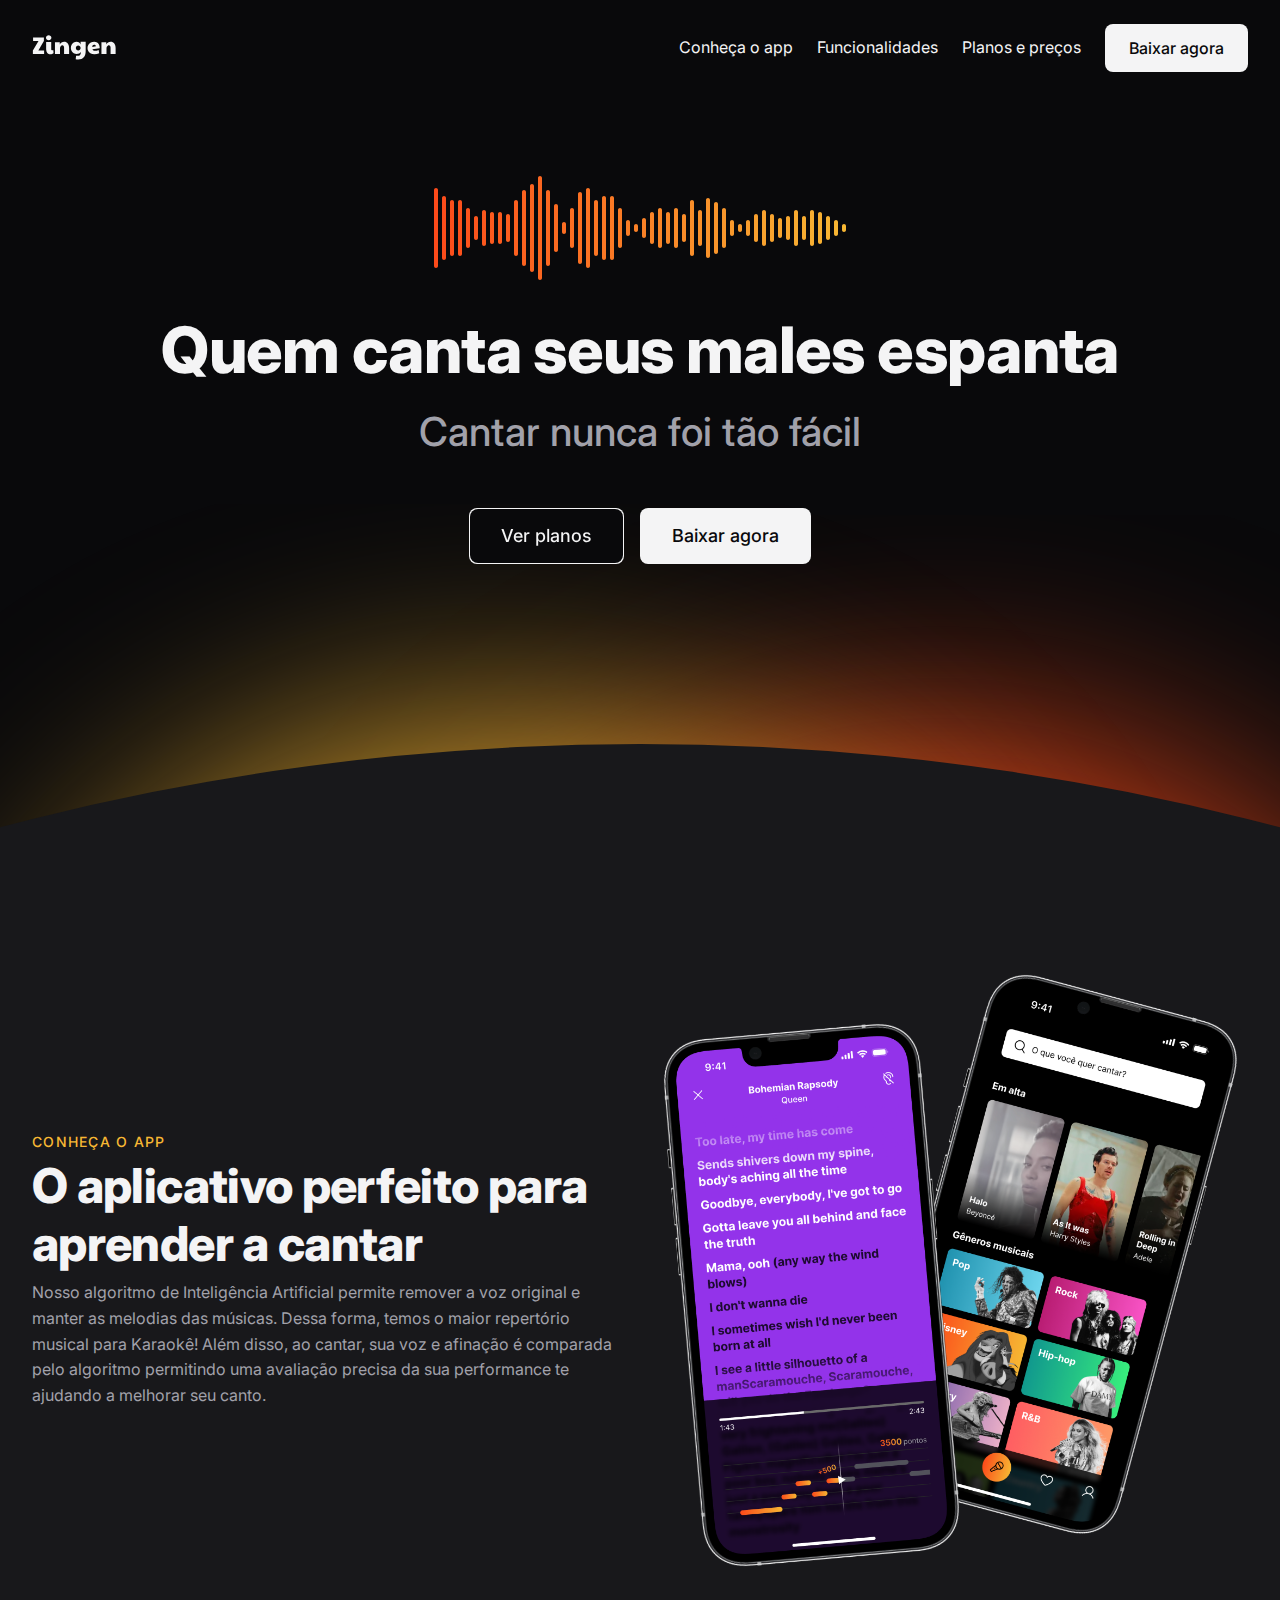
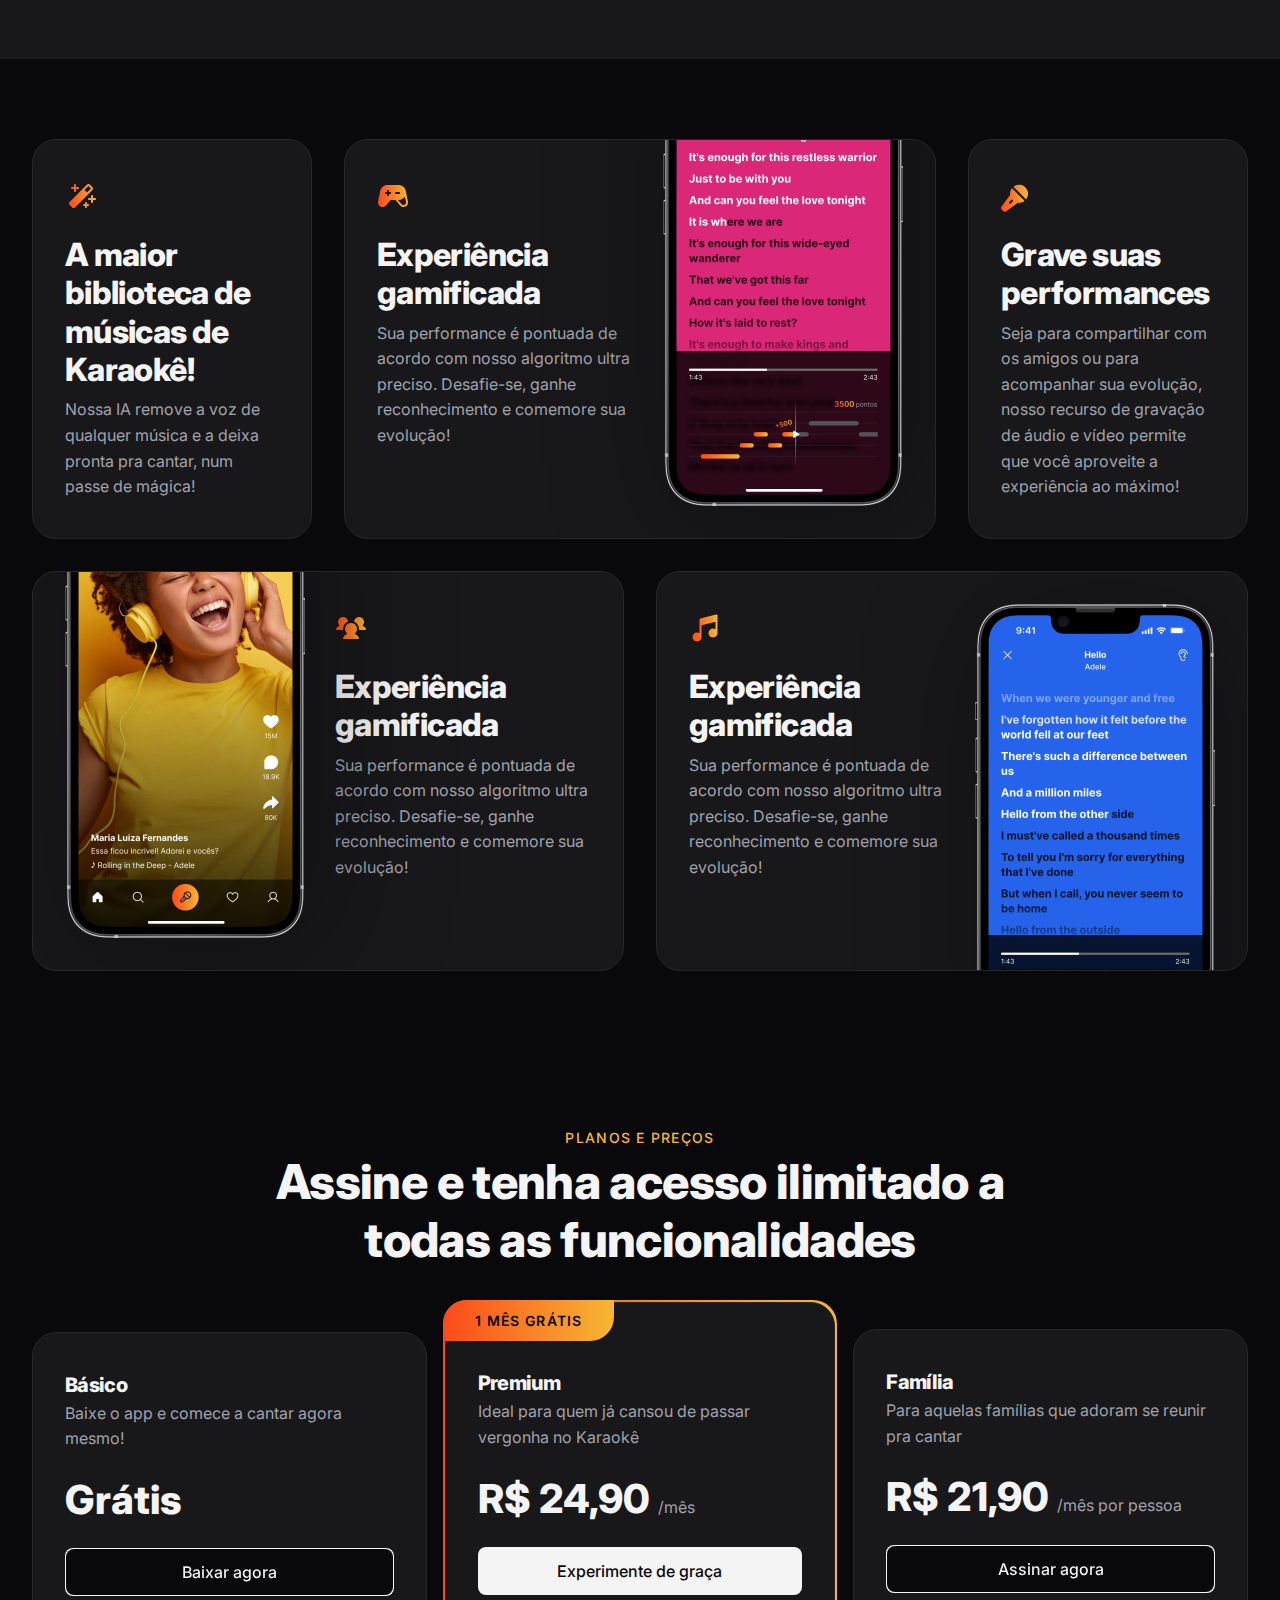
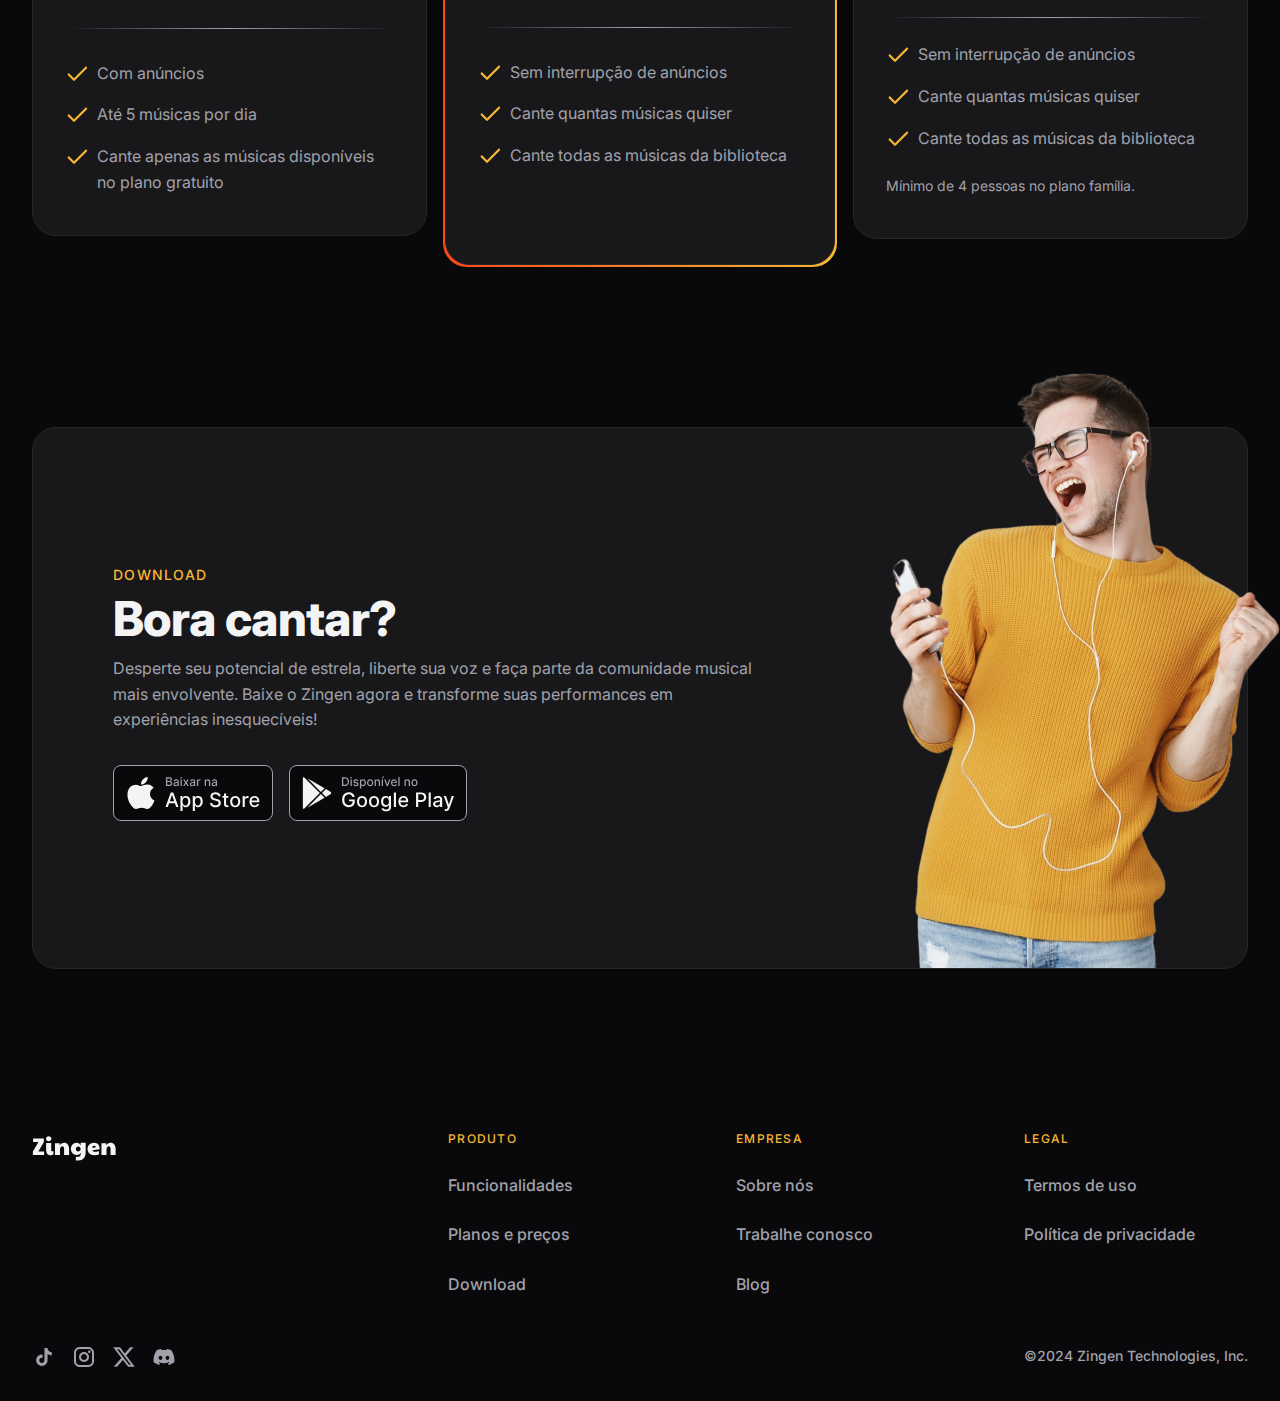
<file: HTML e CSS/lp-de-produto-main/index.html>
<!DOCTYPE html>
<html lang="pt-BR">
  <head>
    <link rel="preconnect" href="https://fonts.googleapis.com" />
    <link rel="preconnect" href="https://fonts.gstatic.com" crossorigin />

    <meta charset="UTF-8" />
    <meta name="viewport" content="width=device-width, initial-scale=1.0" />
    <title>Zingen - Karaokê</title>
    <link rel="stylesheet" href="styles/index.css" />

    <link
      href="https://fonts.googleapis.com/css2?family=Inter:wght@100..900&display=swap"
      rel="stylesheet"
    />
  </head>
  <body>
    <header>
      <div class="container py-base">
        <nav class="flex items-center gap-1.5">
          <a href="#">
            <img src="assets/logo.svg" alt="Logo Zingen" />
          </a>

          <a href="#about" class="desktop-only">Conheça o app</a>
          <a href="#features" class="desktop-only">Funcionalidades</a>
          <a href="#pricing" class="desktop-only">Planos e preços</a>

          <a href="#download" class="btn btn-sm">Baixar agora</a>
        </nav>
      </div>
    </header>

    <section id="hero">
      <div class="container py-xl">
        <img src="assets/music-bars.svg" alt="" />
        <h1>Quem canta seus males espanta</h1>
        <p>Cantar nunca foi tão fácil</p>

        <div class="buttons flex items-center gap-1">
          <a href="#pricing" aria-label="Ver planos" class="btn btn-md"></a>
          <a href="#downloads" class="btn btn-md">Baixar agora</a>
        </div>
      </div>
    </section>

    <section id="smartphones-img">
      <div class="container">
        <img src="assets/smartphones.png" alt="" />
      </div>
    </section>

    <section id="about">
      <div class="container even-columns py-xl items-center">
        <div>
          <header>
            <strong>Conheça o app</strong>
            <h2>O aplicativo perfeito para aprender a cantar</h2>
          </header>
          <p>
            Nosso algoritmo de Inteligência Artificial permite remover a voz
            original e manter as melodias das músicas. Dessa forma, temos o
            maior repertório musical para Karaokê! Além disso, ao cantar, sua
            voz e afinação é comparada pelo algoritmo permitindo uma avaliação
            precisa da sua performance te ajudando a melhorar seu canto.
          </p>
        </div>
        <div>
          <img class="desktop-only" src="assets/smartphones.png" alt="" />
        </div>
      </div>
    </section>

    <section id="features">
      <div class="cards container py-xl grid gap-1.5">
        <div class="card py-lg px-lg">
          <img src="assets/icons/MagicWand.svg" alt="" />
          <h3>A maior biblioteca de músicas de Karaokê!</h3>
          <p>
            Nossa IA remove a voz de qualquer música e a deixa pronta pra
            cantar, num passe de mágica!
          </p>
        </div>

        <div class="card py-lg px-lg">
          <div>
            <img src="assets/icons/GameController.svg" alt="" />
            <h3>Experiência gamificada</h3>
            <p>
              Sua performance é pontuada de acordo com nosso algoritmo ultra
              preciso. Desafie-se, ganhe reconhecimento e comemore sua evolução!
            </p>
          </div>
          <img class="desktop-only" src="assets/Tela 2.png" alt="" />
        </div>

        <div class="card py-lg px-lg">
          <img src="assets/icons/MicrophoneStage.svg" alt="" />
          <h3>Grave suas performances</h3>
          <p>
            Seja para compartilhar com os amigos ou para acompanhar sua
            evolução, nosso recurso de gravação de áudio e vídeo permite que
            você aproveite a experiência ao máximo!
          </p>
        </div>

        <div class="card py-lg px-lg">
          <div>
            <img src="assets/icons/UsersThree.svg" alt="" />
            <h3>Experiência gamificada</h3>
            <p>
              Sua performance é pontuada de acordo com nosso algoritmo ultra
              preciso. Desafie-se, ganhe reconhecimento e comemore sua evolução!
            </p>
          </div>
          <img class="desktop-only" src="assets/Tela 1.png" alt="" />
        </div>

        <div class="card py-lg px-lg">
          <div>
            <img src="assets/icons/MusicNotes.svg" alt="" />
            <h3>Experiência gamificada</h3>
            <p>
              Sua performance é pontuada de acordo com nosso algoritmo ultra
              preciso. Desafie-se, ganhe reconhecimento e comemore sua evolução!
            </p>
          </div>
          <img class="desktop-only" src="assets/Tela 3.png" alt="" />
        </div>
      </div>
    </section>

    <section id="pricing">
      <div class="container py-xl">
        <header>
          <strong>Planos e preços</strong>
          <h2>Assine e tenha acesso ilimitado a todas as funcionalidades</h2>
        </header>

        <div class="cards even-columns items-center">
          <div class="card py-lg px-lg">
            <h3>Básico</h3>
            <p>Baixe o app e comece a cantar agora mesmo!</p>
            <zin-pricing>Grátis</zin-pricing>
            <a
              href="#download"
              class="btn btn-md"
              aria-label="Baixar agora"
            ></a>
            <div class="separator"></div>
            <ul role="list" class="grid gap-1">
              <li>Com anúncios</li>
              <li>Até 5 músicas por dia</li>
              <li>Cante apenas as músicas disponíveis no plano gratuito</li>
            </ul>
          </div>

          <div class="premium">
            <div class="card py-lg px-lg">
              <span>1 mês grátis</span>
              <h3>Premium</h3>
              <p>Ideal para quem já cansou de passar vergonha no Karaokê</p>
              <zin-pricing>R$ 24,90 <small>/mês</small></zin-pricing>
              <a href="#" class="btn btn-md">Experimente de graça</a>
              <div class="separator"></div>
              <ul role="list" class="grid gap-1">
                <li>Sem interrupção de anúncios</li>
                <li>Cante quantas músicas quiser</li>
                <li>Cante todas as músicas da biblioteca</li>
              </ul>
            </div>
          </div>

          <div class="card py-lg px-lg">
            <h3>Família</h3>
            <p>Para aquelas famílias que adoram se reunir pra cantar</p>
            <zin-pricing>R$ 21,90 <small>/mês por pessoa</small></zin-pricing>
            <a href="#" class="btn btn-md" aria-label="Assinar agora"></a>
            <div class="separator"></div>
            <ul role="list" class="grid gap-1">
              <li>Sem interrupção de anúncios</li>
              <li>Cante quantas músicas quiser</li>
              <li>Cante todas as músicas da biblioteca</li>
            </ul>

            <small>Mínimo de 4 pessoas no plano família.</small>
          </div>
        </div>
      </div>
    </section>

    <section id="download">
      <div class="container py-xl">
        <div class="card px-lg even-columns items-center">
          <div>
            <header>
              <strong>Download</strong>
              <h2>Bora cantar?</h2>
            </header>
            <p>
              Desperte seu potencial de estrela, liberte sua voz e faça parte da
              comunidade musical mais envolvente. Baixe o Zingen agora e
              transforme suas performances em experiências inesquecíveis!
            </p>

            <div class="buttons flex gap-1">
              <a href="#"
                ><img
                  src="assets/button-appstore.svg"
                  alt="Baixar da Apple Store"
              /></a>
              <a href="#"
                ><img
                  src="assets/button-playstore.svg"
                  alt="Baixar da Play Store"
              /></a>
            </div>
          </div>

          <img
            src="assets/rapaz-ouvindo-musica-com-fones-de-ouvido-e-cantando-no-aplicativo-de-karaoke-removebg 1.png"
            alt=""
          />
        </div>
      </div>
    </section>

    <footer>
      <div class="container py-xl grid">
        <section class="grid top">
          <img src="assets/logo.svg" alt="" />

          <nav class="even-columns">
            <ul role="list" class="grid gap-1.5">
              <li class="title">Produto</li>
              <li><a href="#features">Funcionalidades</a></li>
              <li><a href="#pricing">Planos e preços</a></li>
              <li><a href="#download">Download</a></li>
            </ul>

            <ul role="list" class="grid gap-1.5">
              <li class="title">Empresa</li>
              <li><a href="#about">Sobre nós</a></li>
              <li><a href="#">Trabalhe conosco</a></li>
              <li><a href="#">Blog</a></li>
            </ul>

            <ul role="list" class="grid gap-1.5">
              <li class="title">Legal</li>
              <li><a href="#">Termos de uso</a></li>
              <li><a href="#">Política de privacidade</a></li>
            </ul>
          </nav>
        </section>
        <section class="bottom flex gap-1.5">
          <div class="flex gap-1 5">
            <a href="#" class="social" aria-label="tiktok"></a>
            <a href="#" class="social" aria-label="instagram"></a>
            <a href="#" class="social" aria-label="twitter"></a>
            <a href="#" class="social" aria-label="discord"></a>
          </div>
          <span class="copy">©2024 Zingen Technologies, Inc.</span>
        </section>
      </div>
    </footer>
  </body>
</html>
</file>
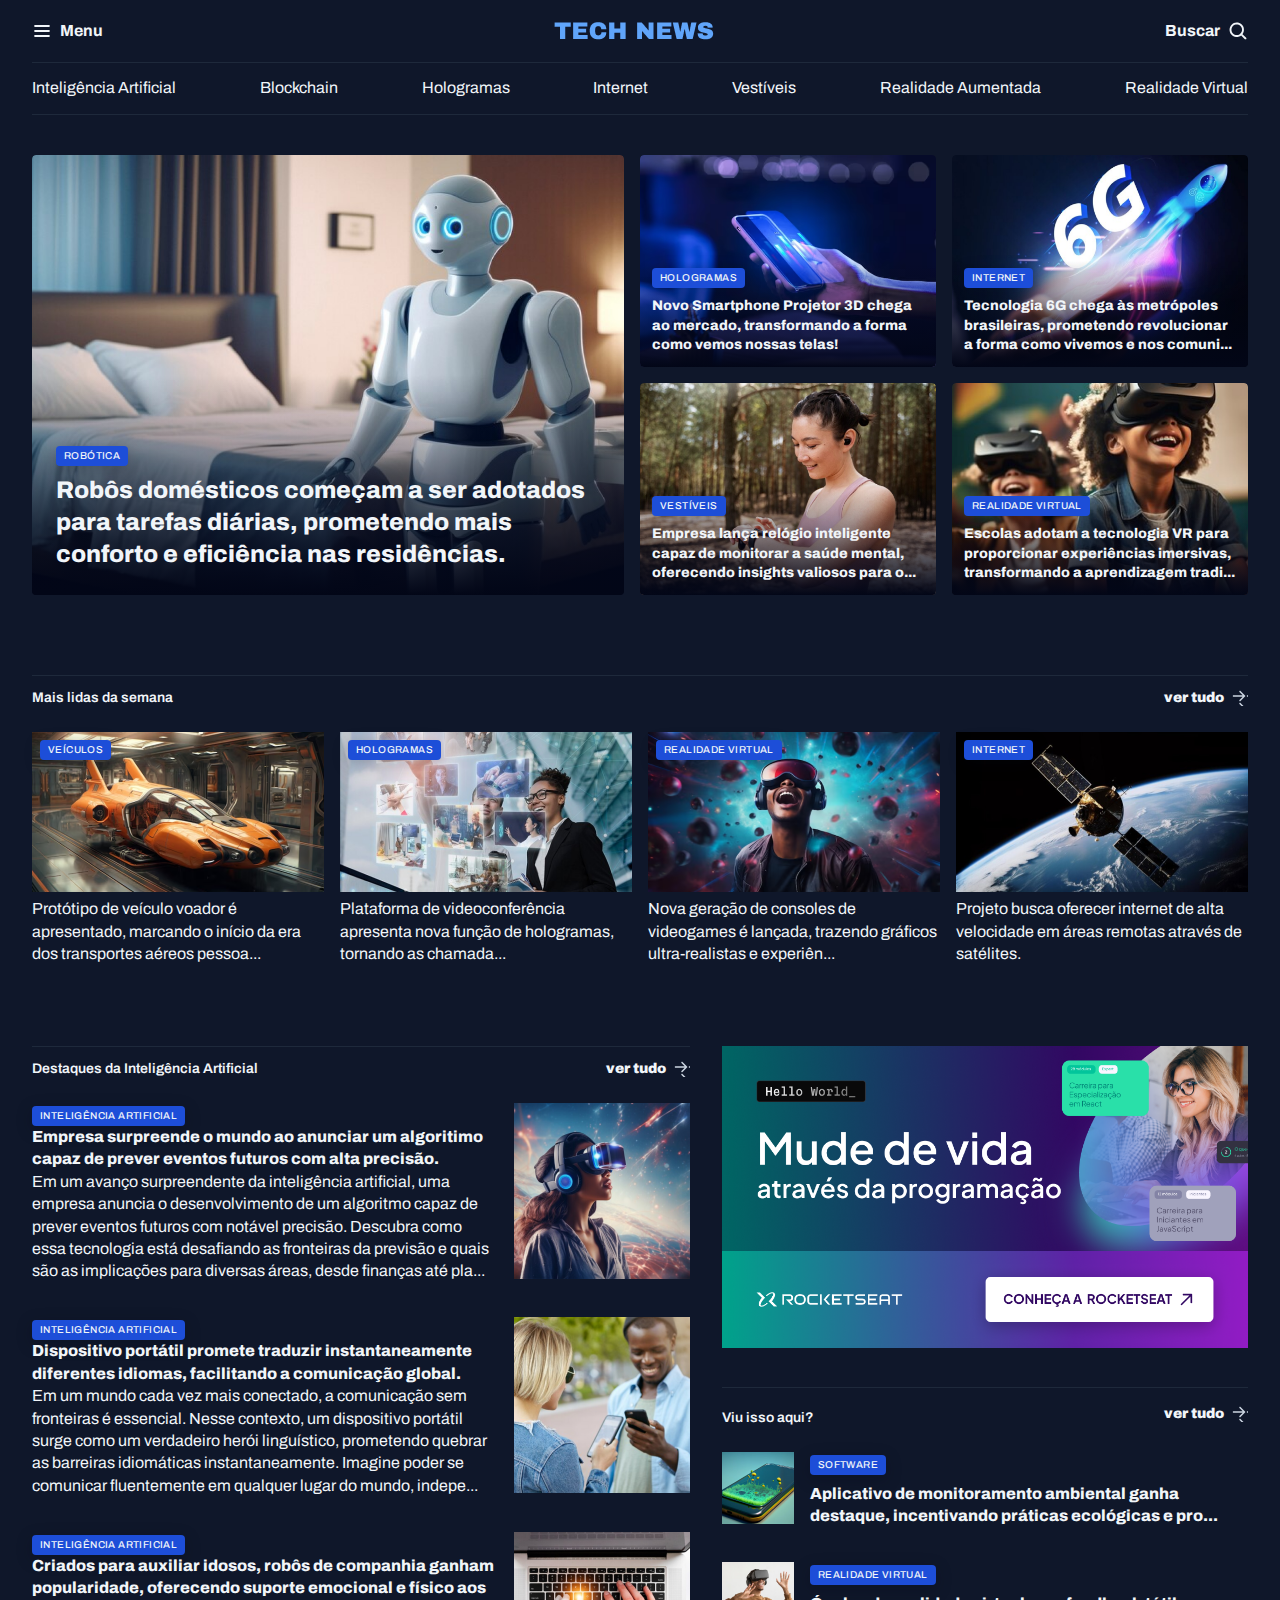
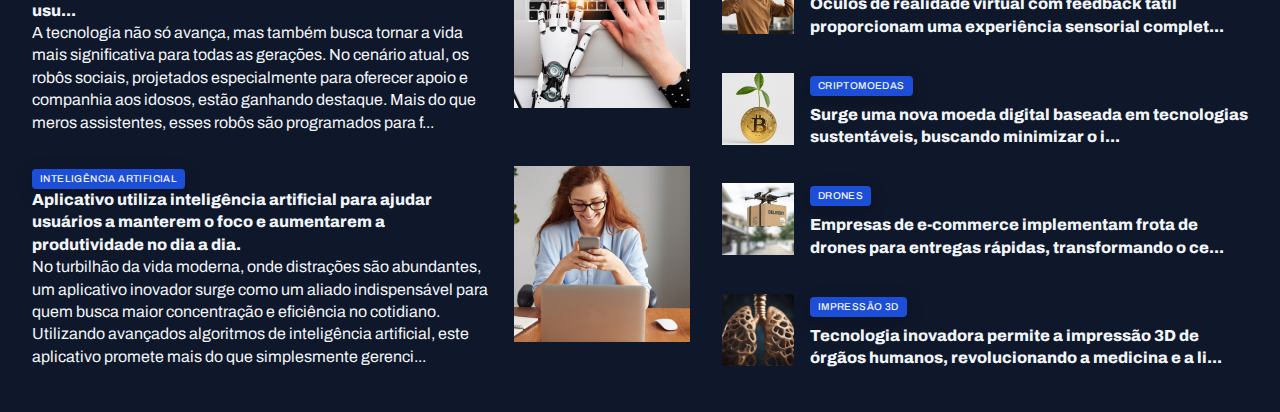
<file: HTML e CSS/Portal de Notícias/index.html>
<!DOCTYPE html>
<html lang="pt-br">
<head>
  <meta charset="UTF-8">
  <meta name="viewport" content="width=device-width, initial-scale=1.0">
  <title>Portal de Notícia</title>
  <link rel="stylesheet" href="styles/index.css">

  <link rel="preconnect" href="https://fonts.googleapis.com">
  <link rel="preconnect" href="https://fonts.gstatic.com" crossorigin>
  <link href="https://fonts.googleapis.com/css2?family=Alice&family=Archivo:ital,wght@0,100..900;1,100..900&family=Poppins:wght@400;600;800&display=swap" rel="stylesheet">
</head>
<body>
  <header class="container">
    <nav id="primary" class="grid grid-flow-col">
      <div>
        <img src="assets/icons/List.svg" alt="Ícone de menu">
        <strong>Menu</strong>
      </div>
      <div>
        <img src="assets/Tech News.png" alt="TechNews logo">
      </div>
      <div>
        <strong>Buscar</strong>
        <img src="assets/icons/MagnifyingGlass.svg" alt="Icone de Lupa">
      </div>
    </nav>
    <nav id="secondary" class="grid grid-flow-col">
      <a href="#">Inteligência Artificial</a>
      <a href="#">Blockchain</a>
      <a href="#">Hologramas</a>
      <a href="#">Internet</a>
      <a href="#">Vestíveis</a>
      <a href="#">Realidade Aumentada</a>
      <a href="#">Realidade Virtual</a>
    </nav>
  </header>
  <main class="grid container">
    <section id="featured" class="grid grid-flow-col gap-16">
      <figure class="card">
        <img src="assets/Image 01.png" alt="">
        <figcaption>
          <span class="content-tag">Robótica</span>
          <h2 class="text-2xl">Robôs domésticos começam a ser adotados para tarefas diárias, prometendo mais conforto e eficiência nas residências.</h2>
        </figcaption>
      </figure>    
      <div class="grid grid-cols-2 gap-16">
        <figure class="card">
          <img src="assets/Image 02.png" alt="">
          <figcaption>
            <span class="content-tag">Hologramas</span>
            <h2 class="text-lg">Novo Smartphone Projetor 3D chega ao mercado, transformando a forma como vemos nossas telas!</h2>
        </figcaption>
        </figure>
        <figure class="card">
          <img src="assets/Image 03.png" alt="">
          <figcaption>
            <span class="content-tag">Internet</span>
            <h2 class="text-lg">Tecnologia 6G chega às metrópoles brasileiras, prometendo revolucionar a forma como vivemos e nos comuni...</h2>
        </figcaption>
        </figure>
        <figure class="card">
          <img src="assets/Image 04.png" alt="">
          <figcaption>
            <span class="content-tag">Vestíveis</span>
            <h2 class="text-lg">Empresa lança relógio inteligente capaz de monitorar a saúde mental, oferecendo insights valiosos para o...</h2>
        </figcaption>
        </figure>
        <figure class="card">
          <img src="assets/Image 05.png" alt="">
          <figcaption>
            <span class="content-tag">Realidade Virtual</span>
            <h2 class="text-lg">Escolas adotam a tecnologia VR para proporcionar experiências imersivas, transformando a aprendizagem tradi...</h2>
        </figcaption>
        </figure>
      </div>
    </section>
    <section id="weekly">
      <header class="grid grid-flow-col">
        <h3>Mais lidas da semana</h3>
        <a href="#" class="grid grid-flow-col">
          <strong>ver tudo</strong>
          <span></span>
        </a>
      </header>

      <div class="grid gap-16">
        <figure>
          <span class="content-tag">veículos</span>
          <img src="assets/Image 06.png" alt="">
          <p>Protótipo de veículo voador é apresentado, marcando o início da era dos transportes aéreos pessoa...</p>
        </figure>

        <figure>
          <span class="content-tag">hologramas</span>
          <img src="assets/Image 07.png" alt="">
          <p>Plataforma de videoconferência apresenta nova função de hologramas, tornando as chamada...</p>
        </figure>

        <figure>
          <span class="content-tag">realidade virtual</span>
          <img src="assets/Image 08.png" alt="">
          <p>Nova geração de consoles de videogames é lançada, trazendo gráficos ultra-realistas e experiên...</p>
        </figure>

        <figure>
          <span class="content-tag">internet</span>
          <img src="assets/Image 09.png" alt="">
          <p>Projeto busca oferecer internet de alta velocidade em áreas remotas através de satélites.</p>
        </figure>
      </div>
    </section>


    <section id="ai">
      <header class="grid grid-flow-col">
        <h3>Destaques da Inteligência Artificial</h3>
        <a href="#" class="grid grid-flow-col">
          <strong>ver tudo</strong>
          <span></span>
        </a>
      </header>

      <div class="grid gap-32">
        <article class="grid grid-flow-col gap-16">
          <div>
            <span class="content-tag">Inteligência Artificial</span>
            <h3 class="text-xl">
              Empresa surpreende o mundo ao anunciar um algoritimo capaz de prever eventos futuros com alta precisão.
            </h3>
            <p class="text-sm">Em um avanço surpreendente da inteligência artificial, uma empresa anuncia o desenvolvimento de um algoritmo capaz de prever eventos futuros com notável precisão. Descubra como essa tecnologia está desafiando as fronteiras da previsão e quais são as implicações para diversas áreas, desde finanças até pla...
            </p>
          </div>
          <div>
            <img src="assets/Image 10.png" alt="">
          </div>
        </article>
        
        <article class="grid grid-flow-col gap-16">
          <div>
            <span class="content-tag">Inteligência Artificial</span>
            <h3 class="text-xl">
              Dispositivo portátil promete traduzir instantaneamente diferentes idiomas, facilitando a comunicação global.
            </h3>
            <p class="text-sm">Em um mundo cada vez mais conectado, a comunicação sem fronteiras é essencial. Nesse contexto, um dispositivo portátil surge como um verdadeiro herói linguístico, prometendo quebrar as barreiras idiomáticas instantaneamente. Imagine poder se comunicar fluentemente em qualquer lugar do mundo, indepe...
            </p>
          </div>
          <div>
            <img src="assets/Image 11.png" alt="">
          </div>
        </article>

        <article class="grid grid-flow-col gap-16">
          <div>
            <span class="content-tag">Inteligência Artificial</span>
            <h3 class="text-xl">
              Criados para auxiliar idosos, robôs de companhia ganham popularidade, oferecendo suporte emocional e físico aos usu...
            </h3>
            <p class="text-sm">A tecnologia não só avança, mas também busca tornar a vida mais significativa para todas as gerações. No cenário atual, os robôs sociais, projetados especialmente para oferecer apoio e companhia aos idosos, estão ganhando destaque. Mais do que meros assistentes, esses robôs são programados para f...
            </p>
          </div>
          <div>
            <img src="assets/Image 12.png" alt="">
          </div>
        </article>

        <article class="grid grid-flow-col gap-16">
          <div>
            <span class="content-tag">Inteligência Artificial</span>
            <h3 class="text-xl">
              Aplicativo utiliza inteligência artificial para ajudar usuários a manterem o foco e aumentarem a produtividade no dia a dia.
            </h3>
            <p class="text-sm">No turbilhão da vida moderna, onde distrações são abundantes, um aplicativo inovador surge como um aliado indispensável para quem busca maior concentração e eficiência no cotidiano. Utilizando avançados algoritmos de inteligência artificial, este aplicativo promete mais do que simplesmente gerenci...
            </p>
          </div>
          <div>
            <img src="assets/Image 13.png" alt="">
          </div>
        </article>

      </div>
    </section>

    <aside>
      <div id="ads">
        <img src="assets/Ads.png" alt="">
      </div>

      <section id="more">
        <header class="grid grid-flow-col">
          <h3>Viu isso aqui?</h3>
          <a href="#" class="grid grid-flow-col">
            <strong>ver tudo</strong>
            <span></span>
          </a>
        </header>

        <div class="grid gap-32">
          <article class="grid grid-flow-col gap-16">
            <div>
              <img src="assets/Image 14.png" alt="">
            </div>
            <div>
              <span class="content-tag">Software</span>
              <h3 class="text-xl">
                Aplicativo de monitoramento ambiental ganha destaque, incentivando práticas ecológicas e pro...
              </h3>
            </div>
          </article>

          <article class="grid grid-flow-col gap-16">
            <div>
              <img src="assets/Image 15.png" alt="">
            </div>
            <div>
              <span class="content-tag">Realidade Virtual</span>
              <h3 class="text-xl">
                Óculos de realidade virtual com feedback tátil proporcionam uma experiência sensorial complet...
              </h3>
            </div>
          </article>

          <article class="grid grid-flow-col gap-16">
            <div>
              <img src="assets/Image 16.png" alt="">
            </div>
            <div>
              <span class="content-tag">Criptomoedas</span>
              <h3 class="text-xl">
                Surge uma nova moeda digital baseada em tecnologias sustentáveis, buscando minimizar o i...
              </h3>
            </div>
          </article>

          <article class="grid grid-flow-col gap-16">
            <div>
              <img src="assets/Image 17.png" alt="">
            </div>
            <div>
              <span class="content-tag">Drones</span>
              <h3 class="text-xl">
                Empresas de e-commerce implementam frota de drones para entregas rápidas, transformando o ce...
              </h3>
            </div>
          </article>

          <article class="grid grid-flow-col gap-16">
            <div>
              <img src="assets/Image 18.png" alt="">
            </div>
            <div>
              <span class="content-tag">Impressão 3D</span>
              <h3 class="text-xl">
                Tecnologia inovadora permite a impressão 3D de órgãos humanos, revolucionando a medicina e a li...
              </h3>
            </div>
          </article class="grid grid-flow-col gap-16">
          
        </div>
      </section>
    </aside>
  </main>
</body>
</html>
</file>
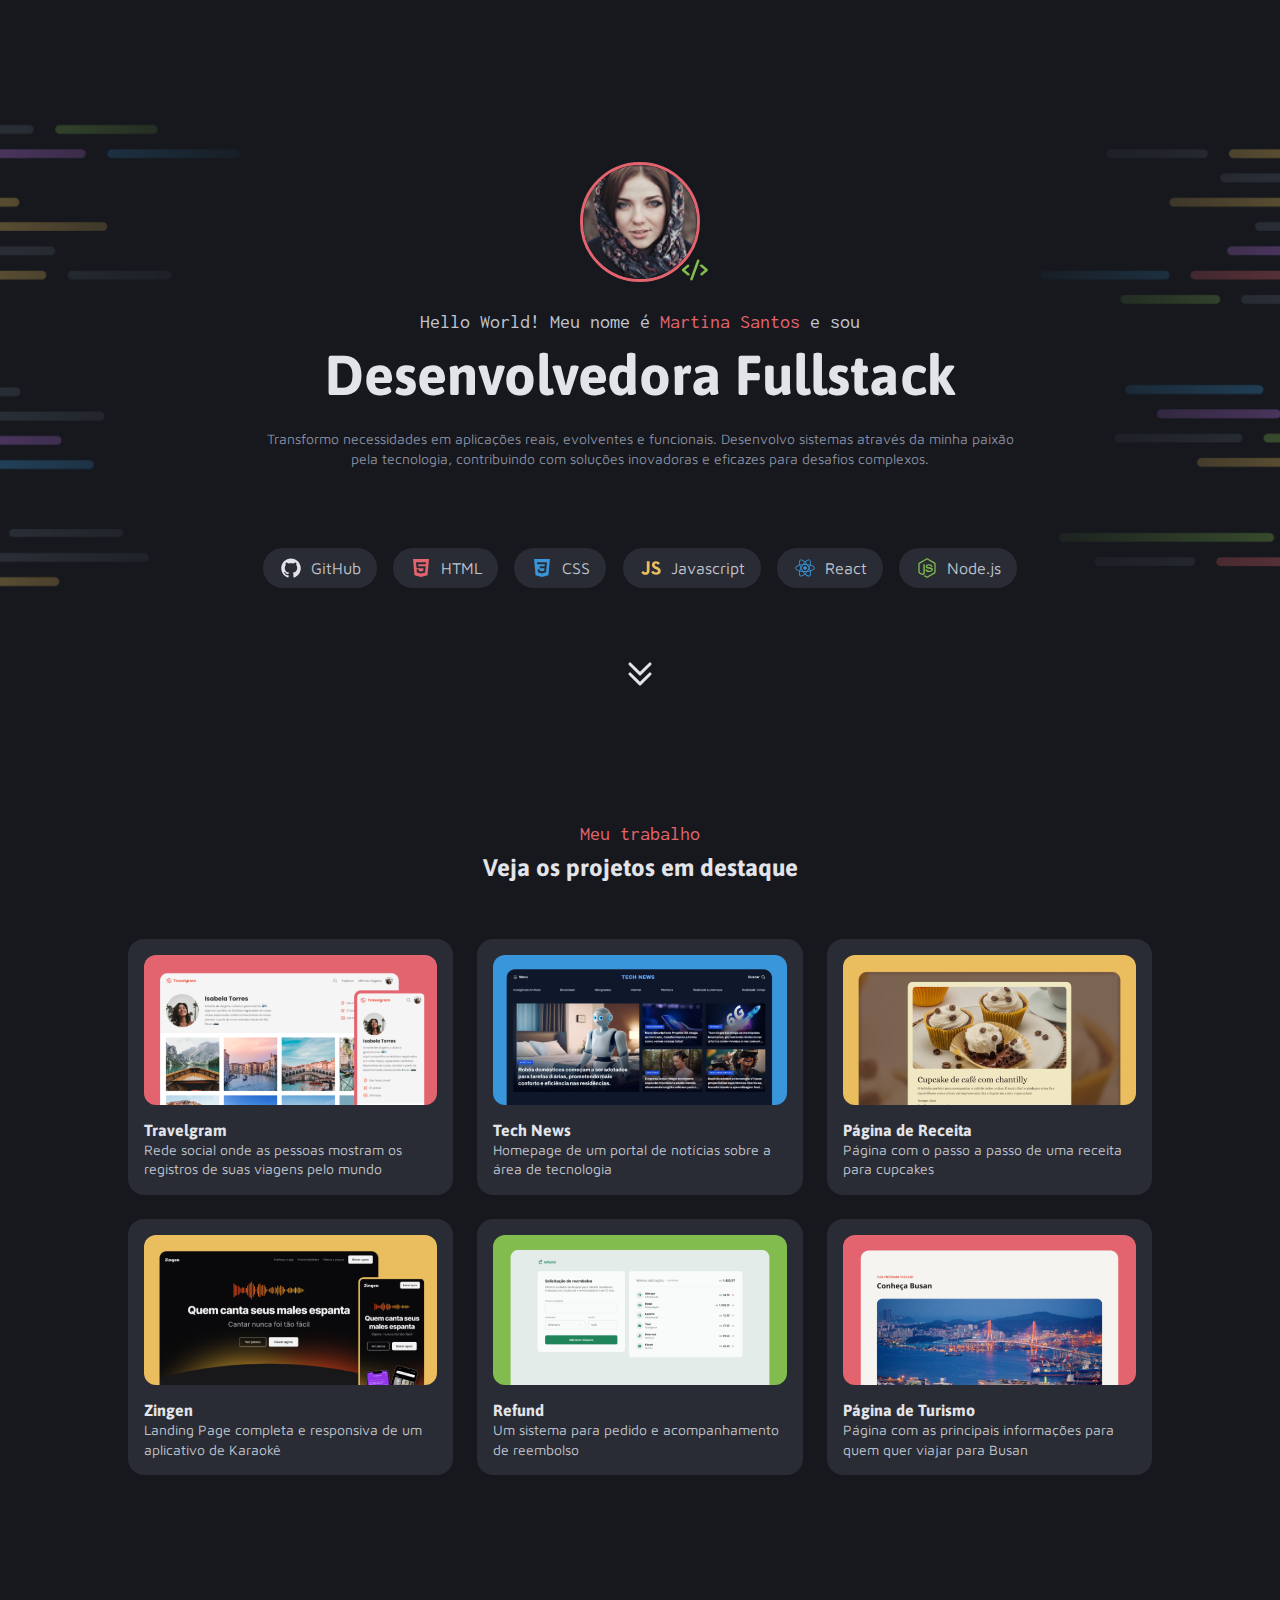
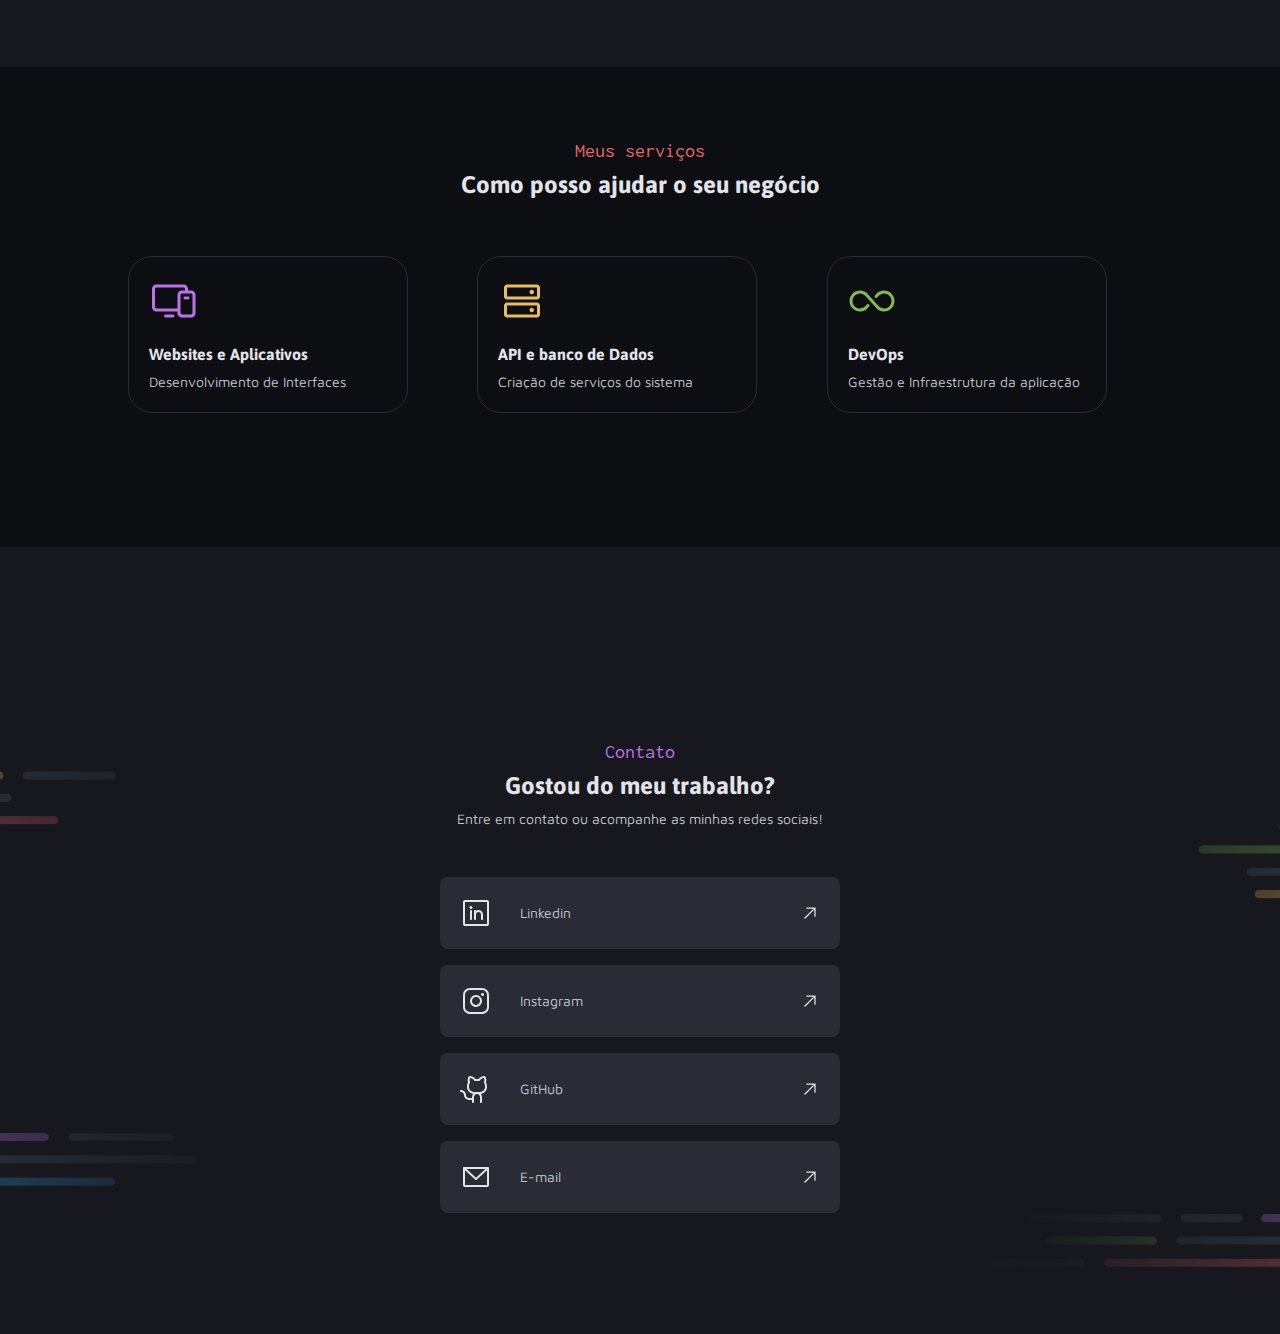
<file: HTML e CSS/Portfólio Dev/index.html>
<!DOCTYPE html>
<html lang="pt-br">
<head>

  <link rel="preconnect" href="https://fonts.googleapis.com">
  <link rel="preconnect" href="https://fonts.gstatic.com" crossorigin>

  <meta charset="UTF-8">
  <meta name="viewport" content="width=device-width, initial-scale=1.0">
  <title>Portfólio Dev</title>
  <link rel="stylesheet" href="styles/index.css">

  <link href="https://fonts.googleapis.com/css2?family=Alice&family=Archivo:ital,wght@0,100..900;1,100..900&family=Asap:ital,wght@0,100..900;1,100..900&family=Inconsolata:wght@200..900&family=Maven+Pro:wght@400..900&family=Poppins:ital,wght@0,100;0,200;0,300;0,400;0,500;0,600;0,700;0,800;0,900;1,100;1,200;1,300;1,400;1,500;1,600;1,700;1,800;1,900&display=swap" rel="stylesheet">

</head>
<body>
  <main>

    <header>
      <div id="intro">
        <div class="content">
          <div class="profile">
            <img src="assets/profile-picture.png" alt="" class="avatar">
            <img src="assets/icons/Code.svg" alt="" class="code-icon">
          </div>
  
          <h3 class="subtitle">Hello World! Meu nome é <span class="red">Martina Santos</span> e sou</h3>
          <h1 class="title-lg">Desenvolvedora Fullstack</h1>
          <p class="text-sm">
            Transformo necessidades em aplicações reais, evolventes e funcionais. Desenvolvo sistemas através da minha paixão pela tecnologia, contribuindo com soluções inovadoras e eficazes para desafios complexos.
          </p>
  
          <div class="stack">
            <div>
              <img src="assets/icons/GitHub.svg" alt="">
              <span>GitHub</span>
            </div>
            <div>
              <img src="assets/icons/HTML.svg" alt="">
              <span>HTML</span>
            </div>
            <div>
              <img src="assets/icons/CSS.svg" alt="">
              <span>CSS</span>
            </div>
            <div>
              <img src="assets/icons/JavaScript.svg" alt="">
              <span>Javascript</span>
            </div>
            <div>
              <img src="assets/icons/React.svg" alt="">
              <span>React</span>
            </div>
            <div>
              <img src="assets/icons/Node.js.svg" alt="">
              <span>Node.js</span>
            </div>
          </div>
        </div>
        <div class="scroll-down">
          <img src="assets/icons/CaretDoubleDown.svg" alt="Descer">
        </div>
      </div>
    </header>

    <div id="projects">
      <div class="title">
        <h3 class="subtitle red">Meu trabalho</h3>
        <h2 class="title-md">Veja os projetos em destaque</h2>
      </div>

      <div class="projects-content">

        <div class="card-project">
          <img src="assets/Thumbnail_Project-01.png" alt="">
          <span class="title-sm">Travelgram</span>
          <p class="text-sm">Rede social onde as pessoas mostram os registros de suas viagens pelo mundo</p>
        </div>

        <div class="card-project">
          <img src="assets/Thumbnail_Project-02.png" alt="">
          <span class="title-sm">Tech News</span>
          <p class="text-sm">Homepage de um portal de notícias sobre a área de tecnologia</p>
        </div>

        <div class="card-project">
          <img src="assets/Thumbnail_Project-03.png" alt="">
          <span class="title-sm">Página de Receita</span>
          <p class="text-sm">Página com o passo a passo de uma receita para cupcakes</p>
        </div>

        <div class="card-project">
          <img src="assets/Thumbnail_Project-04.png" alt="">
          <span class="title-sm">Zingen</span>
          <p class="text-sm">Landing Page completa e responsiva de um aplicativo de Karaokê</p>
        </div>

        <div class="card-project">
          <img src="assets/Thumbnail_Project-05.png" alt="">
          <span class="title-sm">Refund</span>
          <p class="text-sm">Um sistema para pedido e acompanhamento de reembolso </p>
        </div>

        <div class="card-project">
          <img src="assets/Thumbnail_Project-06.png" alt="">
          <span class="title-sm">Página de Turismo</span>
          <p class="text-sm">Página com as principais informações para quem quer viajar para Busan</p>
        </div>
      </div>
    </div>

    <div id="services">
      <div class="title">
        <h3 class="subtitle red">Meus serviços</h3>
        <h2 class="title-md">Como posso ajudar o seu negócio</h2>
      </div>
      <div class="services-content">

        <div class="card">
          <img src="assets/icons/Devices.svg" alt="">
          <span class="title-sm">Websites e Aplicativos</span>
          <p class="text-sm">Desenvolvimento de Interfaces</p>
        </div>

        <div class="card">
          <img src="assets/icons/HardDrives.svg" alt="">
          <span class="title-sm">API e banco de Dados</span>
          <p class="text-sm">Criação de serviços do sistema</p>
        </div>

        <div class="card">
          <img src="assets/icons/Infinity.svg" alt="">
          <span class="title-sm">DevOps</span>
          <p class="text-sm">Gestão e Infraestrutura da aplicação</p>
        </div>
      </div>

    </div>

    <div id="contact">
      <div class="title">
        <h3 class="subtitle purple">Contato</h3>
        <h2 class="title-md">Gostou do meu trabalho?</h2>
        <p class="text-sm">Entre em contato ou acompanhe as minhas redes sociais!</p>
        <div class="contact-buttons">
          <div class="button">
            <img src="assets/icons/LinkedinLogo.svg" alt="">
            <span class="text-sm">Linkedin</span>
            <img src="assets/icons/ArrowUpRight.svg" alt="">
          </div>

          <div class="button">
            <img src="assets/icons/InstagramLogo.svg" alt="">
            <span class="text-sm">Instagram</span>
            <img src="assets/icons/ArrowUpRight.svg" alt="">
          </div>

          <div class="button">
            <img src="assets/icons/GithubLogo.svg" alt="">
            <span class="text-sm">GitHub</span>
            <img src="assets/icons/ArrowUpRight.svg" alt="">
          </div>

          <div class="button">
            <img src="assets/icons/EnvelopeSimple.svg" alt="">
            <span class="text-sm">E-mail</span>
            <img src="assets/icons/ArrowUpRight.svg" alt="">
          </div>
        </div>
      </div>
      
    </div>
  </main>

  
</body>
</html>
</file>
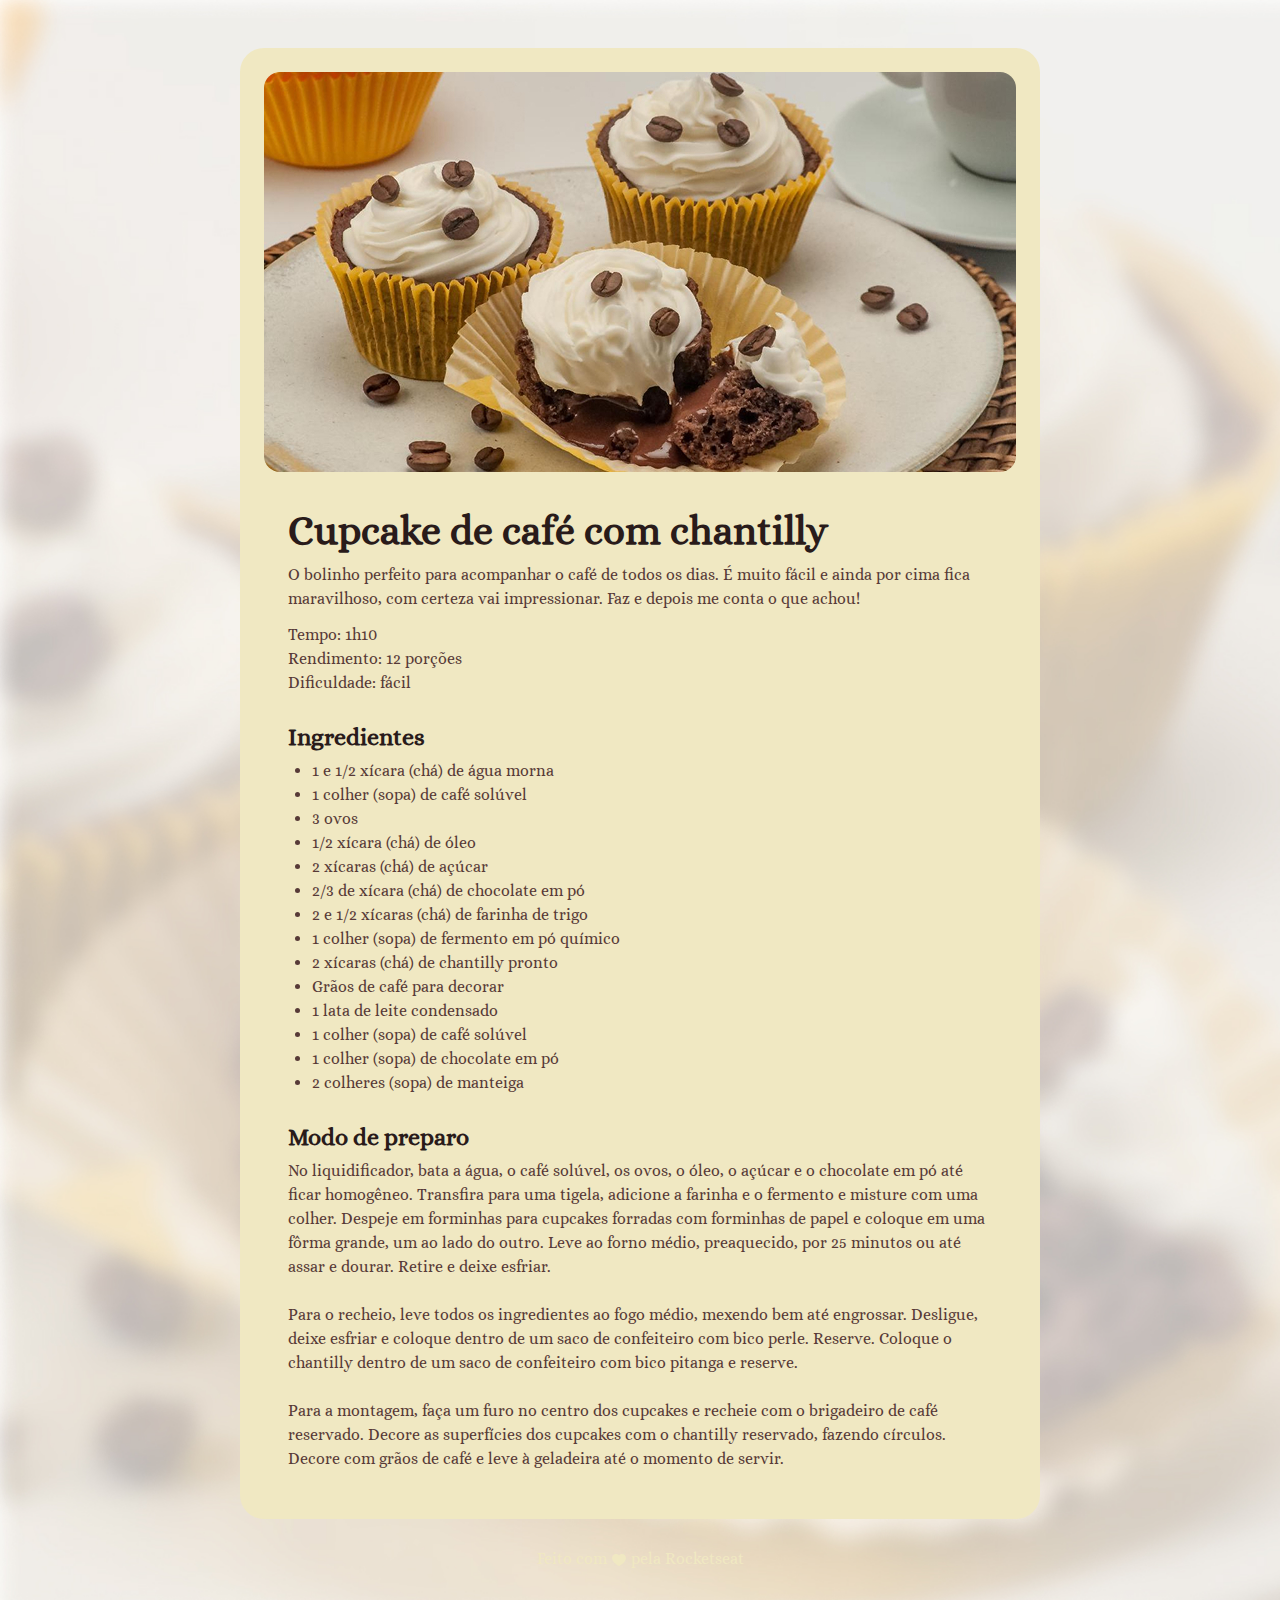
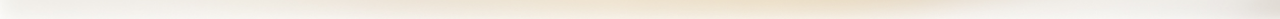
<file: HTML e CSS/Página de Receita/index.html>
<!DOCTYPE html>
<html lang="pt-br">
<head>
  <meta charset="UTF-8">
  <meta name="viewport" content="width=device-width, initial-scale=1.0">
  <title>Página de receita</title>

  <link rel="stylesheet" href="style.css">
  <link rel="preconnect" href="https://fonts.googleapis.com">
  <link rel="preconnect" href="https://fonts.gstatic.com" crossorigin>
  <link href="https://fonts.googleapis.com/css2?family=Alice&display=swap" rel="stylesheet">
</head>
<body>
  <div id="page">
    <img src="assets/main-image.jpg" alt="Imagem de um cupcake com grãos de café e chantilly">
    <main>
      <section id="about">
        <h1>Cupcake de café com chantilly</h1>
        <p>
          O bolinho perfeito para acompanhar o café de todos os dias. É muito fácil e ainda por cima fica maravilhoso, com certeza vai impressionar. Faz e depois me conta o que achou!
        </p>
        <p>
          Tempo: 1h10 <br>
          Rendimento: 12 porções<br>
          Dificuldade: fácil
        </p>
      </section>
      <section id="ingredients">
        <h2>Ingredientes</h2>
        <ul>
          <li>1 e 1/2 xícara (chá) de água morna</li>
          <li>1 colher (sopa) de café solúvel</li>
          <li>3 ovos</li>
          <li>1/2 xícara (chá) de óleo</li>
          <li>2 xícaras (chá) de açúcar</li>
          <li>2/3 de xícara (chá) de chocolate em pó</li>
          <li>2 e 1/2 xícaras (chá) de farinha de trigo</li>
          <li>1 colher (sopa) de fermento em pó químico</li>
          <li>2 xícaras (chá) de chantilly pronto</li>
          <li>Grãos de café para decorar</li>
          <li>1 lata de leite condensado</li>
          <li>1 colher (sopa) de café solúvel</li>
          <li>1 colher (sopa) de chocolate em pó</li>
          <li>2 colheres (sopa) de manteiga</li>
        </ul>
      </section>
      <section id="preparation">
        <h2>Modo de preparo</h2>
        <p>
          No liquidificador, bata a água, o café solúvel, os ovos, o óleo, o açúcar e o chocolate em pó até ficar homogêneo. Transfira para uma tigela, adicione a farinha e o fermento e misture com uma colher. Despeje em forminhas para cupcakes forradas com forminhas de papel e coloque em uma fôrma grande, um ao lado do outro. Leve ao forno médio, preaquecido, por 25 minutos ou até assar e dourar. Retire e deixe esfriar. <br><br>
          Para o recheio, leve todos os ingredientes ao fogo médio, mexendo bem até engrossar. Desligue, deixe esfriar e coloque dentro de um saco de confeiteiro com bico perle. Reserve. Coloque o chantilly dentro de um saco de confeiteiro com bico pitanga e reserve. <br><br>
          Para a montagem, faça um furo no centro dos cupcakes e recheie com o brigadeiro de café reservado. Decore as superfícies dos cupcakes com o chantilly reservado, fazendo círculos. Decore com grãos de café e leve à geladeira até o momento de servir.
        </p>
      </section>
    </main>
  </div>
  <footer>
    Feito com <img src="assets/ph_heart-fill.svg" alt="Coração"> pela Rocketseat
  </footer>
</body>
</html>
</file>
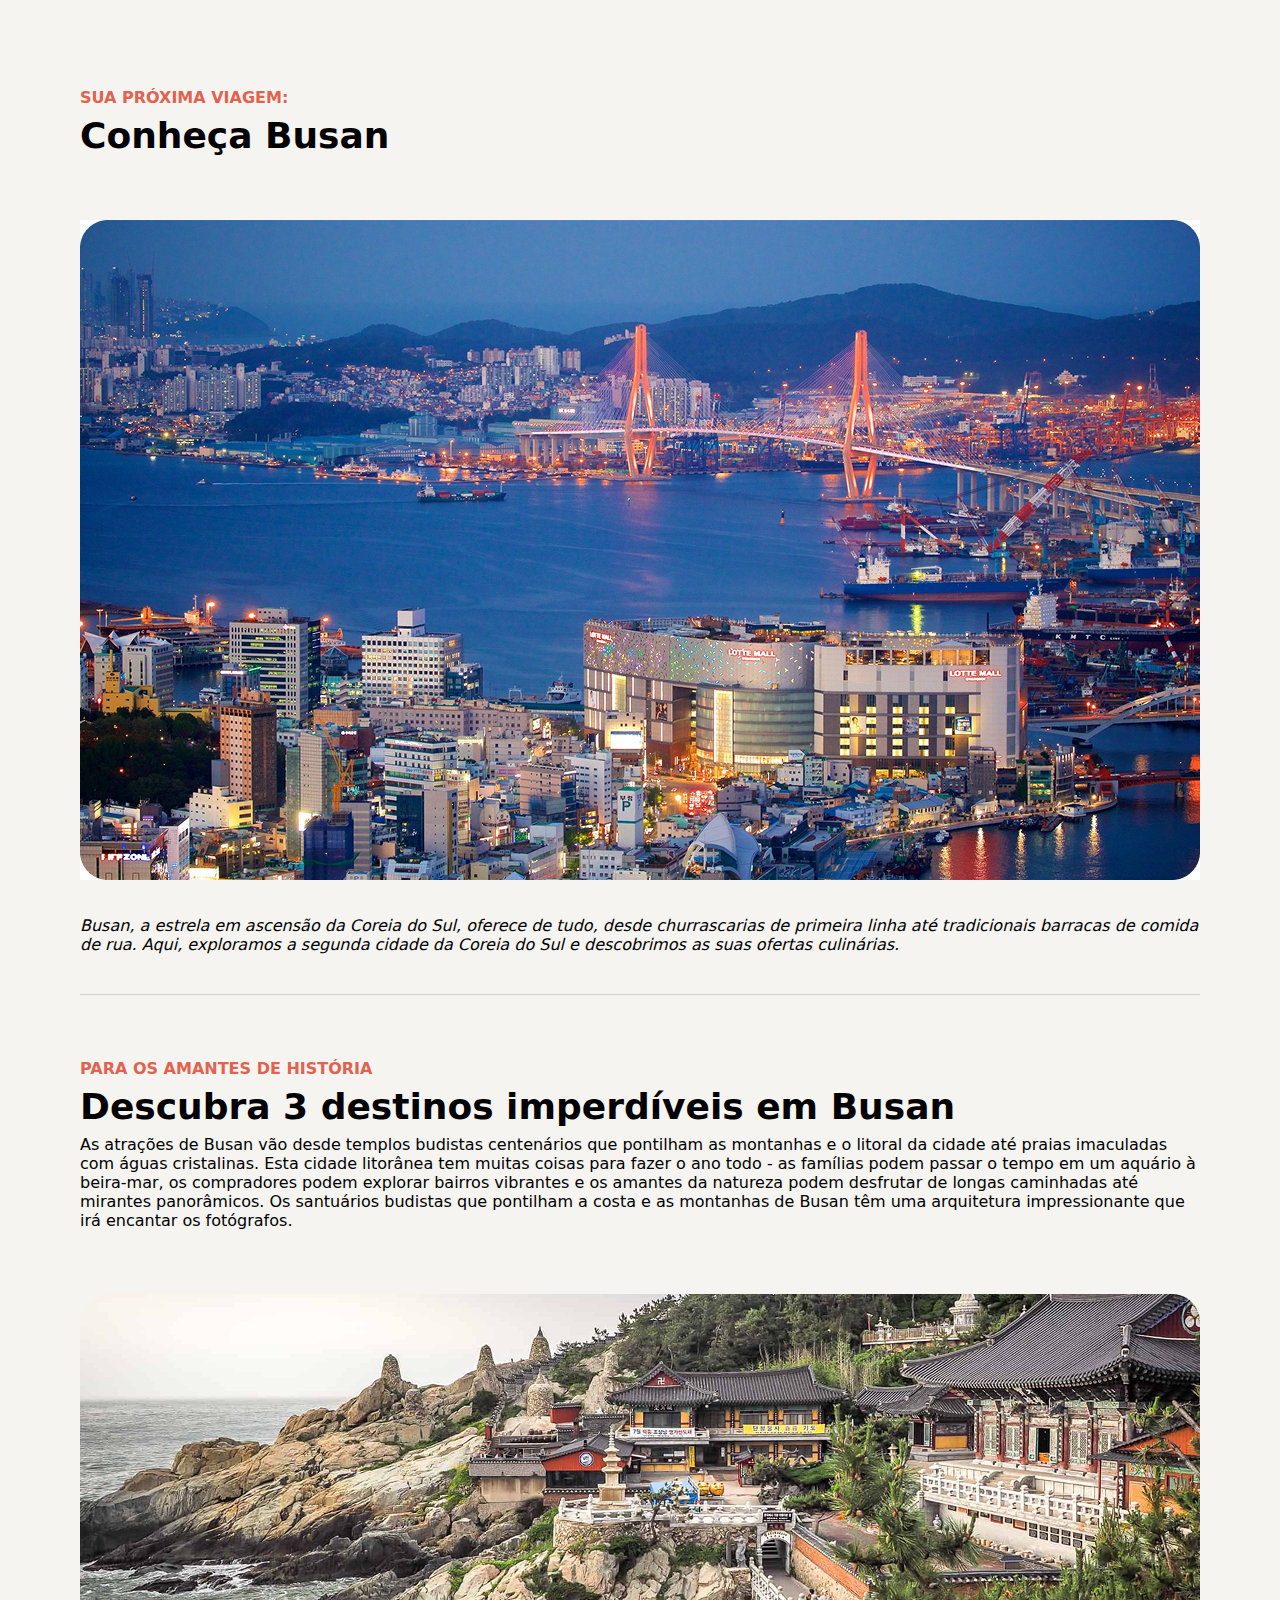
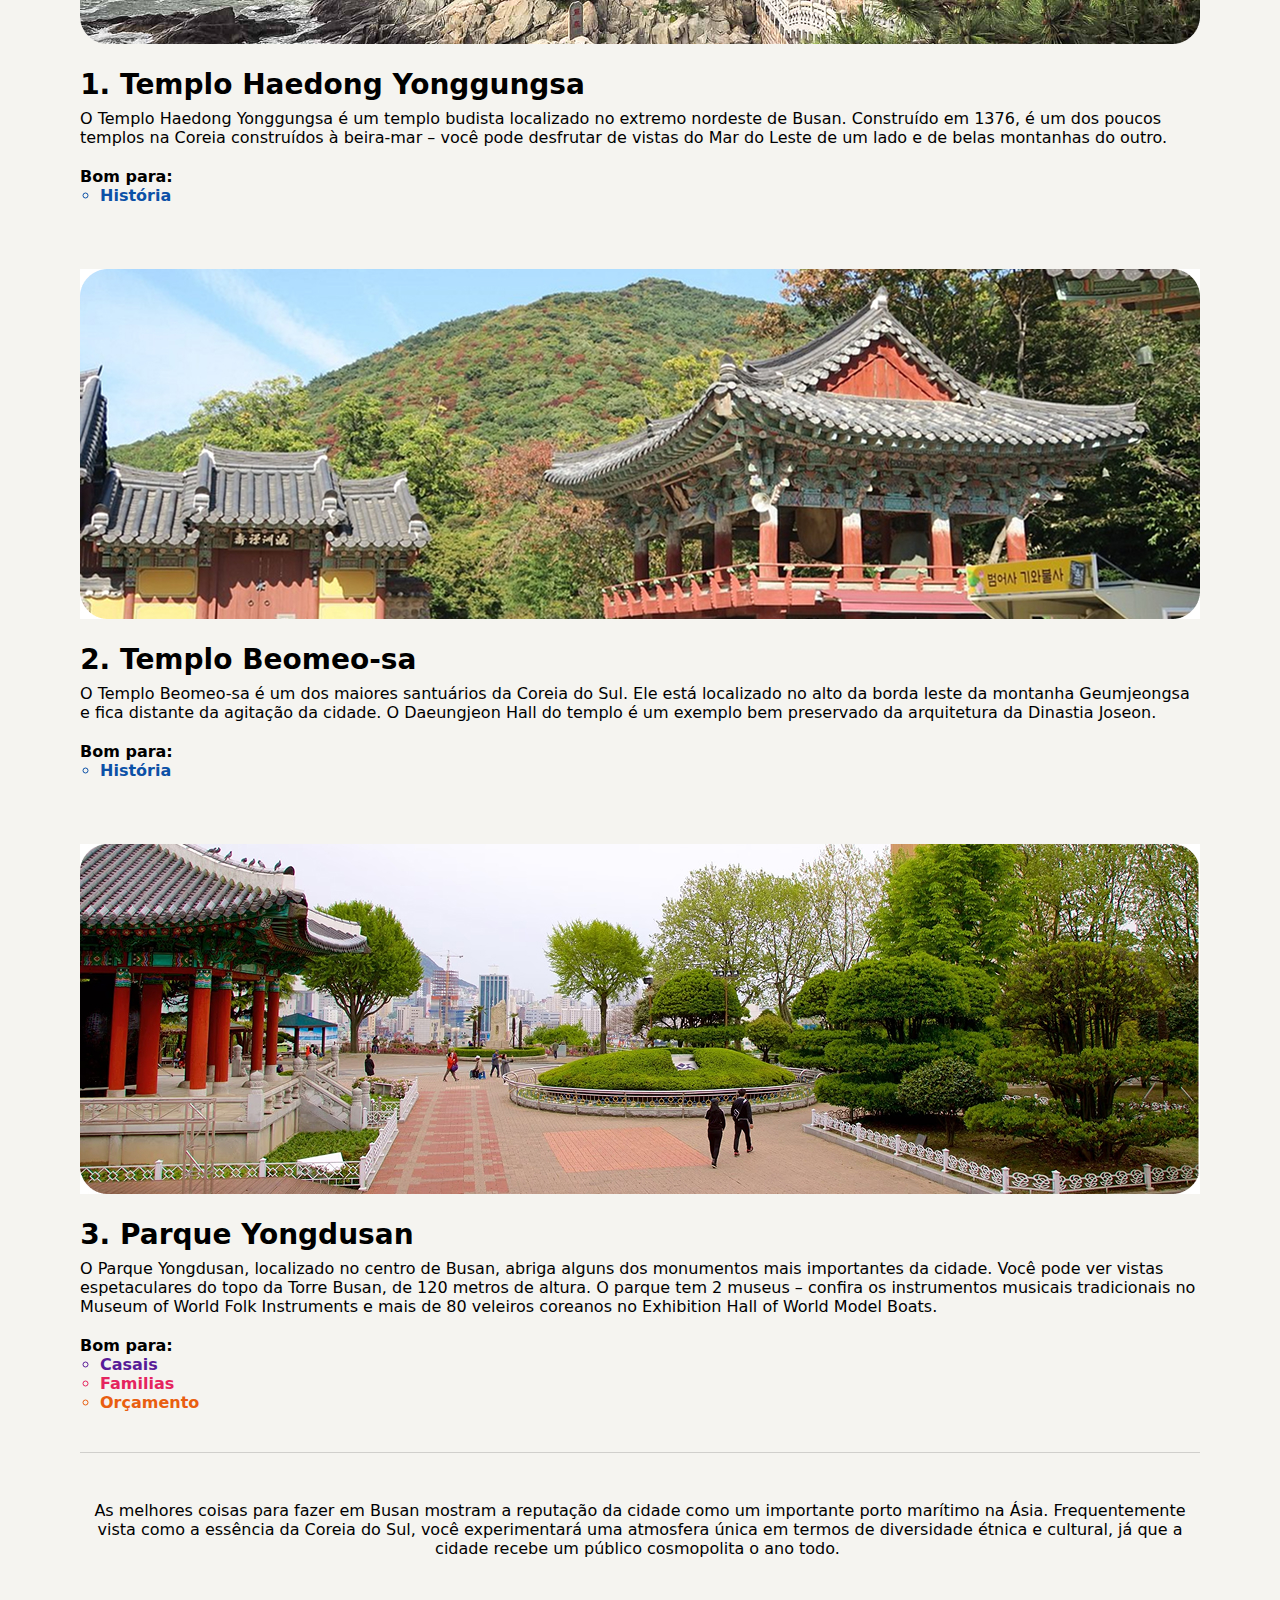
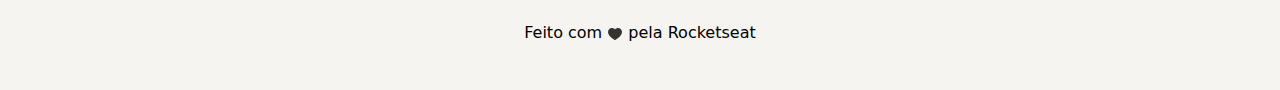
<file: HTML e CSS/Página de Turismo/index.html>
<!DOCTYPE html>
<html lang="pt-br">
<head>
  <meta charset="UTF-8">
  <meta name="viewport" content="width=device-width, initial-scale=1.0">
  <title>Local turistico</title>

  <link rel="stylesheet" href="style.css">
</head>
<body>
  <div id="page">
    <main>
      <section id="busan">
        <h2>SUA PRÓXIMA VIAGEM:</h2>
        <h1>Conheça Busan</h1>
        <img src="assets/busan.jpg" alt="A cidade de Busan">
        <p>
          Busan, a estrela em ascensão da Coreia do Sul, oferece de tudo, desde churrascarias de primeira linha até tradicionais barracas de comida de rua. Aqui, exploramos a segunda cidade da Coreia do Sul e descobrimos as suas ofertas culinárias.
        </p>
      </section>
      <section id="destinos">
        <h2>PARA OS AMANTES DE HISTÓRIA</h2>
        <h1>Descubra 3 destinos imperdíveis em Busan</h1>
        <p>
          As atrações de Busan vão desde templos budistas centenários que pontilham as montanhas e o litoral da cidade até praias imaculadas com águas cristalinas. Esta cidade litorânea tem muitas coisas para fazer o ano todo - as famílias podem passar o tempo em um aquário à beira-mar, os compradores podem explorar bairros vibrantes e os amantes da natureza podem desfrutar de longas caminhadas até mirantes panorâmicos.  Os santuários budistas que pontilham a costa e as montanhas de Busan têm uma arquitetura impressionante que irá encantar os fotógrafos.
        </p>
        <ol>
          <img src="assets/templo-haedong.png" alt="Templo Haedong">
          <li>Templo Haedong Yonggungsa</li>
          <p>
            O Templo Haedong Yonggungsa é um templo budista localizado no extremo nordeste de Busan. Construído em 1376, é um dos poucos templos na Coreia construídos à beira-mar – você pode desfrutar de vistas do Mar do Leste de um lado e de belas montanhas do outro.
          </p>
          <ul>
            <div>Bom para:</div>
            <li>História</li>
          </ul>
          <img src="assets/templo-beomeo.jpg" alt="Templo Beomeo">
          <li>Templo Beomeo-sa</li>
          <p>
            O Templo Beomeo-sa é um dos maiores santuários da Coreia do Sul. Ele está localizado no alto da borda leste da montanha Geumjeongsa e fica distante da agitação da cidade. O Daeungjeon Hall do templo é um exemplo bem preservado da arquitetura da Dinastia Joseon.
          </p>
          <ul>
            <div>Bom para:</div>
            <li>História</li>
          </ul>
          <img src="assets/parque-yongdusan.jpg" alt="Parque Yongdusan">
          <li>Parque Yongdusan</li>
          <p>
            O Parque Yongdusan, localizado no centro de Busan, abriga alguns dos monumentos mais importantes da cidade. Você pode ver vistas espetaculares do topo da Torre Busan, de 120 metros de altura. O parque tem 2 museus – confira os instrumentos musicais tradicionais no Museum of World Folk Instruments e mais de 80 veleiros coreanos no Exhibition Hall of World Model Boats.
          </p>
          <ul>
            <div>Bom para:</div>
            <li>Casais</li>
            <li>Familias</li>
            <li>Orçamento</li>
          </ul>
        </ol>
      </section>
    </main>
    <p>
      As melhores coisas para fazer em Busan mostram a reputação da cidade como um importante porto marítimo na Ásia. Frequentemente vista como a essência da Coreia do Sul, você experimentará uma atmosfera única em termos de diversidade étnica e cultural, já que a cidade recebe um público cosmopolita o ano todo. 
    </p>
  </div>
  <footer>
    <p>
      Feito com <img src="assets/heart.svg" alt="Coração"> pela Rocketseat
    </p>
  </footer>
</body>
</html>
</file>
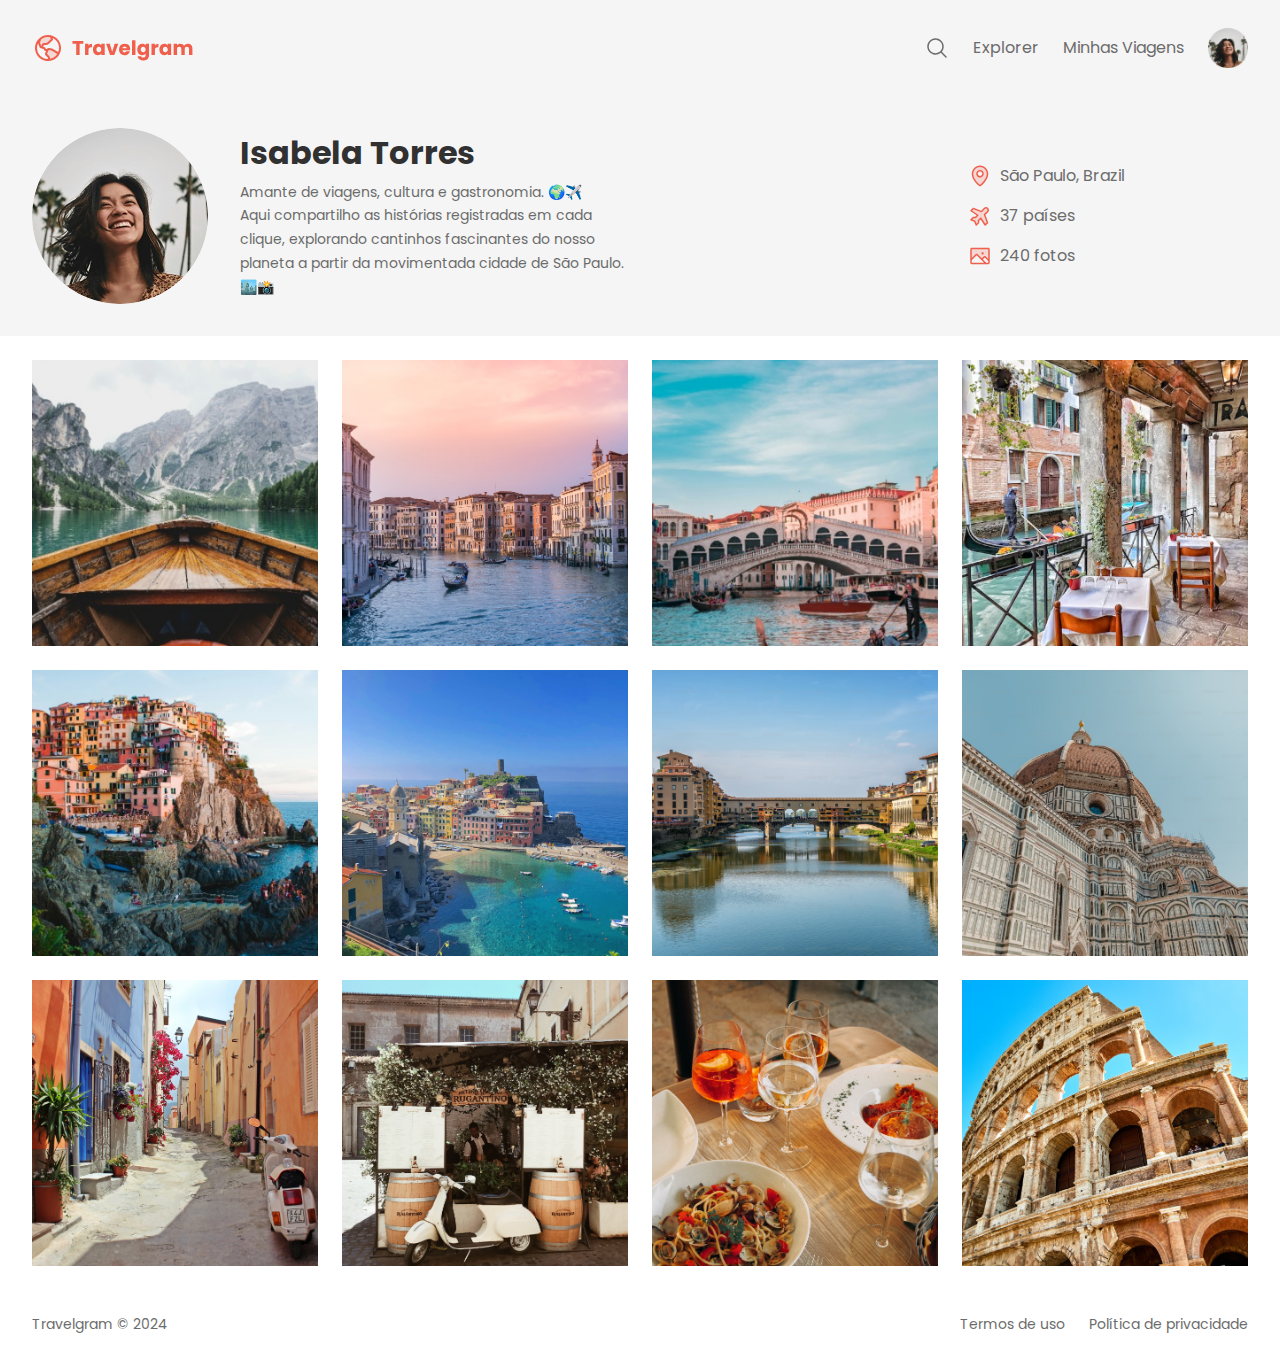
<file: HTML e CSS/Travelgram/index.html>
<!DOCTYPE html>
<html lang="pt-br">
<head>  
  <link rel="preconnect" href="https://fonts.googleapis.com">
  <link rel="preconnect" href="https://fonts.gstatic.com" crossorigin>

  <meta charset="UTF-8">
  <meta name="viewport" content="width=device-width, initial-scale=1.0">
  <title>Travelgram | Perfil de viagens</title>
  <link rel="stylesheet" href="styles/index.css">
  
  <link href="https://fonts.googleapis.com/css2?family=Alice&family=Poppins:wght@400;700&display=swap" rel="stylesheet">
</head>
<body>
  <div class="bg-surface-color">
    <nav class="container">
      <a href="" id="logo">
        <img src="assets/icons/Logo.svg" alt="Logomarca">
      </a>
      <ul id="menu">
        <li>
          <a href="#">
            <img src="assets/icons/MagnifyingGlass.svg" alt="Icone de Lupa">
          </a>
        </li>
        <li><a href="#">Explorer</a></li>
        <li><a href="#">Minhas Viagens</a></li>
        <li><a href="#">
          <img src="assets/Profile pic.png" alt="Imagem de Isabela Torres">
        </a>
      </li>
      </ul>
    </nav>

    <header>
      <div class="container">
        <div id="profile">
          <img src="assets/Profile pic.png" alt="Imagem de Isabela Torres">
          <div>
            <h1>Isabela Torres</h1>
            <p>Amante de viagens, cultura e gastronomia. 🌍✈️  <br>
              Aqui compartilho as histórias registradas em cada clique, explorando cantinhos fascinantes do nosso planeta a partir da movimentada cidade de São Paulo. 🏙️📸</p>
          </div>
        </div>

        <ul id="info">
        <li>
          <img src="assets/icons/MapPin.svg" alt="Icone de mapa">
          <span>São Paulo, Brazil</span>
        </li>
        <li>
          <img src="assets/icons/AirplaneTilt.svg" alt="Icone de avião">
          <span>37 países</span>
        </li>
        <li>
          <img src="assets/icons/Image.svg" alt="Icone de imagem">
          <span>240 fotos</span>
        </li>
      </ul>
      </div>
    </header>
  </div>

  <main class="container">
    <img src="assets/images/Image 01.png" alt="...">
    <img src="assets/images/Image 02.png" alt="...">
    <img src="assets/images/Image 03.png" alt="...">
    <img src="assets/images/Image 04.png" alt="...">
    <img src="assets/images/Image 05.png" alt="...">
    <img src="assets/images/Image 06.png" alt="...">
    <img src="assets/images/Image 07.png" alt="...">
    <img src="assets/images/Image 08.png" alt="...">
    <img src="assets/images/Image 09.png" alt="...">
    <img src="assets/images/Image 10.png" alt="...">
    <img src="assets/images/Image 11.png" alt="...">
    <img src="assets/images/Image 12.png" alt="...">
  </main>

  <footer class="container">
    <span>Travelgram &copy; 2024</span>
    <span>Termos de uso</span>
    <span>Política de privacidade</span>
  </footer>

</body>
</html>
</file>
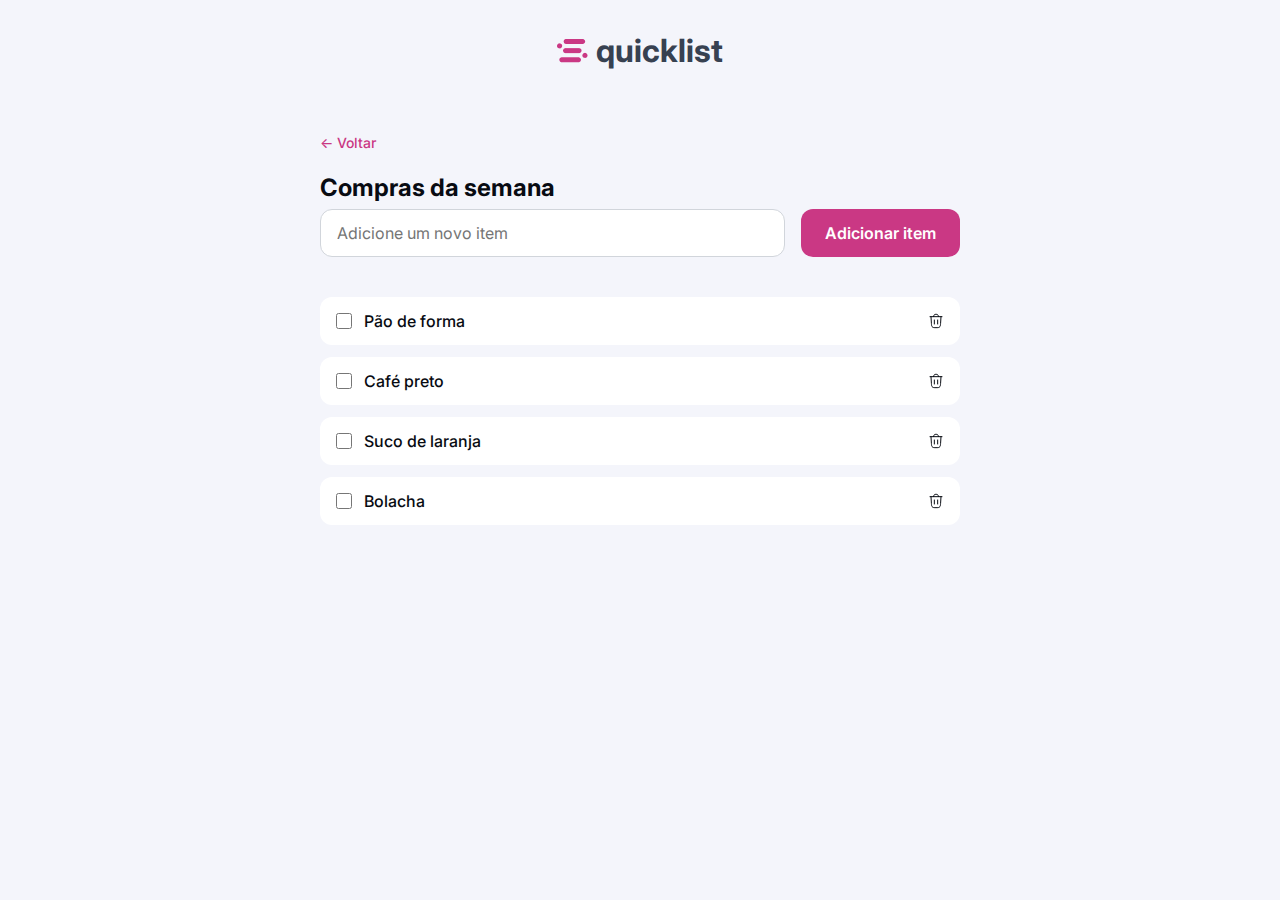
<file: JavaScript/Quicklist/index.html>
<!DOCTYPE html>
<html lang="pt-BR">
<head>
  <meta charset="UTF-8">
  <meta name="viewport" content="width=device-width, initial-scale=1.0">
  <title>Quicklist</title>

  <!-- Fontes -->
  <link rel="preconnect" href="https://fonts.googleapis.com">
  <link rel="preconnect" href="https://fonts.gstatic.com" crossorigin>
  <link
    href="https://fonts.googleapis.com/css2?family=Inter:ital,opsz,wght@0,14..32,100..900;1,14..32,100..900&display=swap"
    rel="stylesheet"
  >

  <!-- Estilos -->
  <link rel="stylesheet" href="style.css">
</head>

<body>
  <main>
    <div class="container">
      
      <!-- Logo -->
      <div class="flex" id="div-logo">
        <img src="assets/Logo.png" alt="Logo Quicklist">
        <h1 id="text-logo">quicklist</h1>
      </div>
      
      <!-- Cabeçalho -->
      <header>
        <a href="#">← Voltar</a>
      </header>
      
      <!-- Formulário de novo item -->
      <form action="">
        <h1>Compras da semana</h1>

        <div class="flex">
          <input name="new-item" id="new-item" type="text" placeholder="Adicione um novo item" required>
          <button class="btn-primary" type="submit">Adicionar item</button>
        </div>
      </form>

      <!-- Lista de itens -->
      <div>
        <ul class="flex">
          <li class="item-list flex">
            <input type="checkbox">
            <span>Pão de forma</span>
            <img src="assets/Frame-3.svg" alt="Excluir item">
          </li>
          <li class="item-list flex">
            <input type="checkbox">
            <span>Café preto</span>
            <img src="assets/Frame-3.svg" alt="Excluir item">
          </li>
          <li class="item-list flex">
            <input type="checkbox">
            <span>Suco de laranja</span>
            <img src="assets/Frame-3.svg" alt="Excluir item">
          </li>
          <li class="item-list flex">
            <input type="checkbox">
            <span>Bolacha</span>
            <img src="assets/Frame-3.svg" alt="Excluir item">
          </li>
        </ul>
      </div>

      <div class="flex aviso-remover">
        <img src="assets/warning.svg" alt="">
        <span>O item foi removido da lista</span>
        <img src="assets/cancel.svg" alt="">
      </div>

    </div>
  </main>

  <!-- Script principal -->
  <script src="script.js"></script>
</body>
</html>
</file>
<file: HTML e CSS/lp-de-produto-main/styles/index.css>
@import url(global.css);
@import url(utility.css);
@import url(buttons.css);
@import url(social.css);
@import url(header.css);
@import url(hero.css);
@import url(sections.css);
@import url(about.css);
@import url(cards.css);
@import url(features.css) (width >= 80em);
@import url(pricing.css);
@import url(download.css);
@import url(footer.css);
</file>
<file: HTML e CSS/Portal de Notícias/styles/index.css>
@import url(global.css);
@import url(utility.css);
@import url(header.css);
@import url(sections.css);
</file>
<file: HTML e CSS/Portfólio Dev/styles/index.css>
@import url(global.css);
@import url(utlity.css);
</file>
<file: HTML e CSS/Página de Receita/style.css>
* {
  margin: 0;
  padding: 0;
}

:root {
  font-family: "Alice", serif;
  line-height: 150%;
  color: #573A37;
}

body {
  background-image: url(assets/bg-image.jpg);
  background-size: cover;
}

#page {
  box-sizing: border-box;
  width: 800px;
  padding: 24px;
  background-color: #F0E8C2;
  border-radius: 24px;
  margin: 48px auto 28px;
}

img {
  border-radius: 16px;
}

main {
  padding: 24px;
}

section + section {
  margin-top: 24px;
}

#about p + p {
  margin-top: 12px;
}

h1 {
  line-height: 140%;
  font-size: 40px;
  margin-bottom: 4px;
}

h2 {
  font-size: 24px;
  line-height: 150%;
}

h1, h2 {
  color: #291B1A;
  margin-bottom: 4px;
}

ul {
  padding-left: 24px;
}

footer {
  color: #F0E8C2;
  text-align: center;
  padding-bottom: 48px;
  font-size: 16px;
}

footer img {
  vertical-align: middle;
}
</file>
<file: HTML e CSS/Página de Turismo/style.css>
* {
  margin: 0;
  padding: 0;
  font-family: system-ui, -apple-system, BlinkMacSystemFont, 'Segoe UI', Roboto, Oxygen, Ubuntu, Cantarell, 'Open Sans', 'Helvetica Neue', sans-serif;
}

body {
  background-color: #F5F4F0;
}

h2 {
  margin-bottom: 8px;
  font-size: 16px;
  color: #E1624F;
}

h1 {
  font-size: 36px;
}

#page {
  box-sizing: bor;
  width: 1120px;
  margin: 88px auto 65px auto;
}

main {
  padding-bottom: 40px;
  border-bottom: 1px;
  border-top: 0;
  border-left: 0;
  border-right: 0;
  border-style: solid;
  border-color: rgba(0, 0, 0, 0.15);
}

h1 + img {
  margin-top: 40px;
  padding-bottom: 24px;
}

img + p {
  font-size: 16px;
  font-style: italic;
}

#busan {
  padding-bottom: 40px;
  border-bottom: 1px;
  border-top: 0;
  border-left: 0;
  border-right: 0;
  border-style: solid;
  border-color: rgba(0, 0, 0, 0.15);
}

#destinos {
  margin-top: 64px;
}

p {
  margin-top: 8px;
}

ol > li {
  padding-top: 20px;
  font-size: 28px;
  font-weight: 700;
  margin-left: 40px;
}

ul > div {
  margin-top: 20px;
  font-weight: 700;
}

ul > li {
  margin-left: 20px;
  font-weight: 700;
  color: #0C51A7;
  font-size: 16px;
}

footer {
  box-sizing: border-box;
  width: 1120px;
  text-align: center;
  margin: 0px auto 48px auto;
}

footer > p > img {
  vertical-align: middle;
}

footer > p {
  margin: 0;
}

main + p {
  padding-top: 40px;
  text-align: center;
}

ol > img, section > img {
  margin-top: 64px;
}

ol > ul:nth-of-type(3) > li:nth-last-of-type(3) {
  color: #591B98;
}

ol > ul:nth-of-type(3) > li:nth-last-of-type(2) {
  color: #E5245E;
}

ol > ul:nth-of-type(3) > li:nth-last-of-type(1) {
  color: #E95E10;
}
</file>
<file: HTML e CSS/Travelgram/styles/index.css>
@import url(global.css);
@import url(nav.css);
@import url(header.css);
@import url(main.css);
@import url(footer.css);
</file>
<file: JavaScript/Quicklist/style.css>
/* Reset e base */
* {
  padding: 0;
  margin: 0;
  box-sizing: border-box;
}

/* ============================= */
/* VARIÁVEIS GLOBAIS             */
/* ============================= */
:root {
  --background-primary: #F4F5FB;
  --background-secondary: #FFFFFF;
  --color-brand: #CA3884;
  --color-brand-hover: #A52C6B;
  --color-danger: #C93847;
  --content-primary: #080B12;
  --content-secondary: #374151;
  --content-tertiary: #9CA3AF;
  --always-white: #FFFFFF;
  --border-primary: #D1D5DB;
  --border-hover: #B9C2D0;

  --font-family-inter: "Inter", sans-serif;
  --logo: 700 2rem/1.7 var(--font-family-inter);
  --title: 700 1.5rem/1.7 var(--font-family-inter);
  --label: 600 1rem/1.5 var(--font-family-inter);
  --paragraph: 500 1rem/1.5 var(--font-family-inter);
  --link: 500 0.875rem/1 var(--font-family-inter);
}

/* ============================= */
/* UTILITÁRIOS                   */
/* ============================= */
.flex {
  display: flex;
}

.container {
  max-width: 40rem;
  margin-inline: auto;
}

/* ============================= */
/* LAYOUT GERAL                  */
/* ============================= */
body {
  width: 100vw;
  background-color: var(--background-primary);
}

/* ============================= */
/* LOGO                          */
/* ============================= */
#div-logo {
  margin-top: 1.5rem;
  margin-bottom: 3.5rem;
  align-items: center;
  justify-content: center;
  gap: 0.5rem;
}

#div-logo img {
  height: 1.5rem;
}

#text-logo {
  font: var(--logo);
  color: var(--content-secondary);
}

/* ============================= */
/* CABEÇALHO                     */
/* ============================= */
header a {
  font: var(--link);
  color: var(--color-brand);
  text-decoration: none;
  &:hover {
    color: var(--color-brand-hover);
  }
}

/* ============================= */
/* FORMULÁRIO                    */
/* ============================= */
form {
  margin-bottom: 2.5rem;
}

form h1 {
  margin-top: 1rem;
  font: var(--title);
  color: var(--content-primary);
}

header {
    margin-top: 2.75rem;
}

form .flex {
  gap: 1rem;
}

#new-item {
  flex: 1;
  padding: 0.75rem 1rem;
  border: 1px solid var(--border-primary);
  border-radius: .75rem;
  font: 400 1rem/1 var(--font-family-inter);
  &:hover {
    border-color: var(--border-hover);
  }
}

/* Botão principal */
.btn-primary {
  all: unset;
  background-color: var(--color-brand);
  font: var(--label);
  color: var(--always-white);
  padding: .75rem 1.5rem;
  border-radius: .75rem;
  cursor: pointer;
  display: flex;
  justify-content: center;
  &:hover {
    background-color: var(--color-brand-hover);
  }
}

/* ============================= */
/* LISTA DE ITENS                */
/* ============================= */
ul {
  list-style: none;
  display: flex;
  flex-direction: column;
  gap: .75rem;
}

/* Checkbox customizado */
input[type="checkbox"] {
  accent-color: var(--color-brand);
  width: 1rem;
  height: 1rem;
  cursor: pointer;
  border-radius: .25rem; /* leve arredondamento */
}

/* Item da lista */
.item-list {
  font: var(--paragraph);
  color: var(--content-primary);
  align-items: center;
  background-color: var(--background-secondary);
  padding: .75rem 1rem;
  border-radius: .75rem;
}

.item-list span {
  margin-left: .75rem;
}

.item-list img {
  margin-left: auto;
  width: 1rem;
  cursor: pointer;
}


/* ============================= */
/* AVISO ITEM REMOVIDO           */
/* ============================= */

.aviso-remover {
  display: none;
  margin-top: 2rem;
  font: var(--label);
  color: var(--always-white);
  align-items: center;
  background-color: var(--color-danger);
  padding: .75rem 1rem;
  border-radius: .75rem;
}

.aviso-remover span {
  margin-left: .75rem;
  margin-right: auto;
}


@media (width <=26rem) {
    .container {
        padding-inline: 2rem;
    }

    #div-logo {
        display: none;
    }

    form div {
        flex-direction: column;
    }
}
</file>
